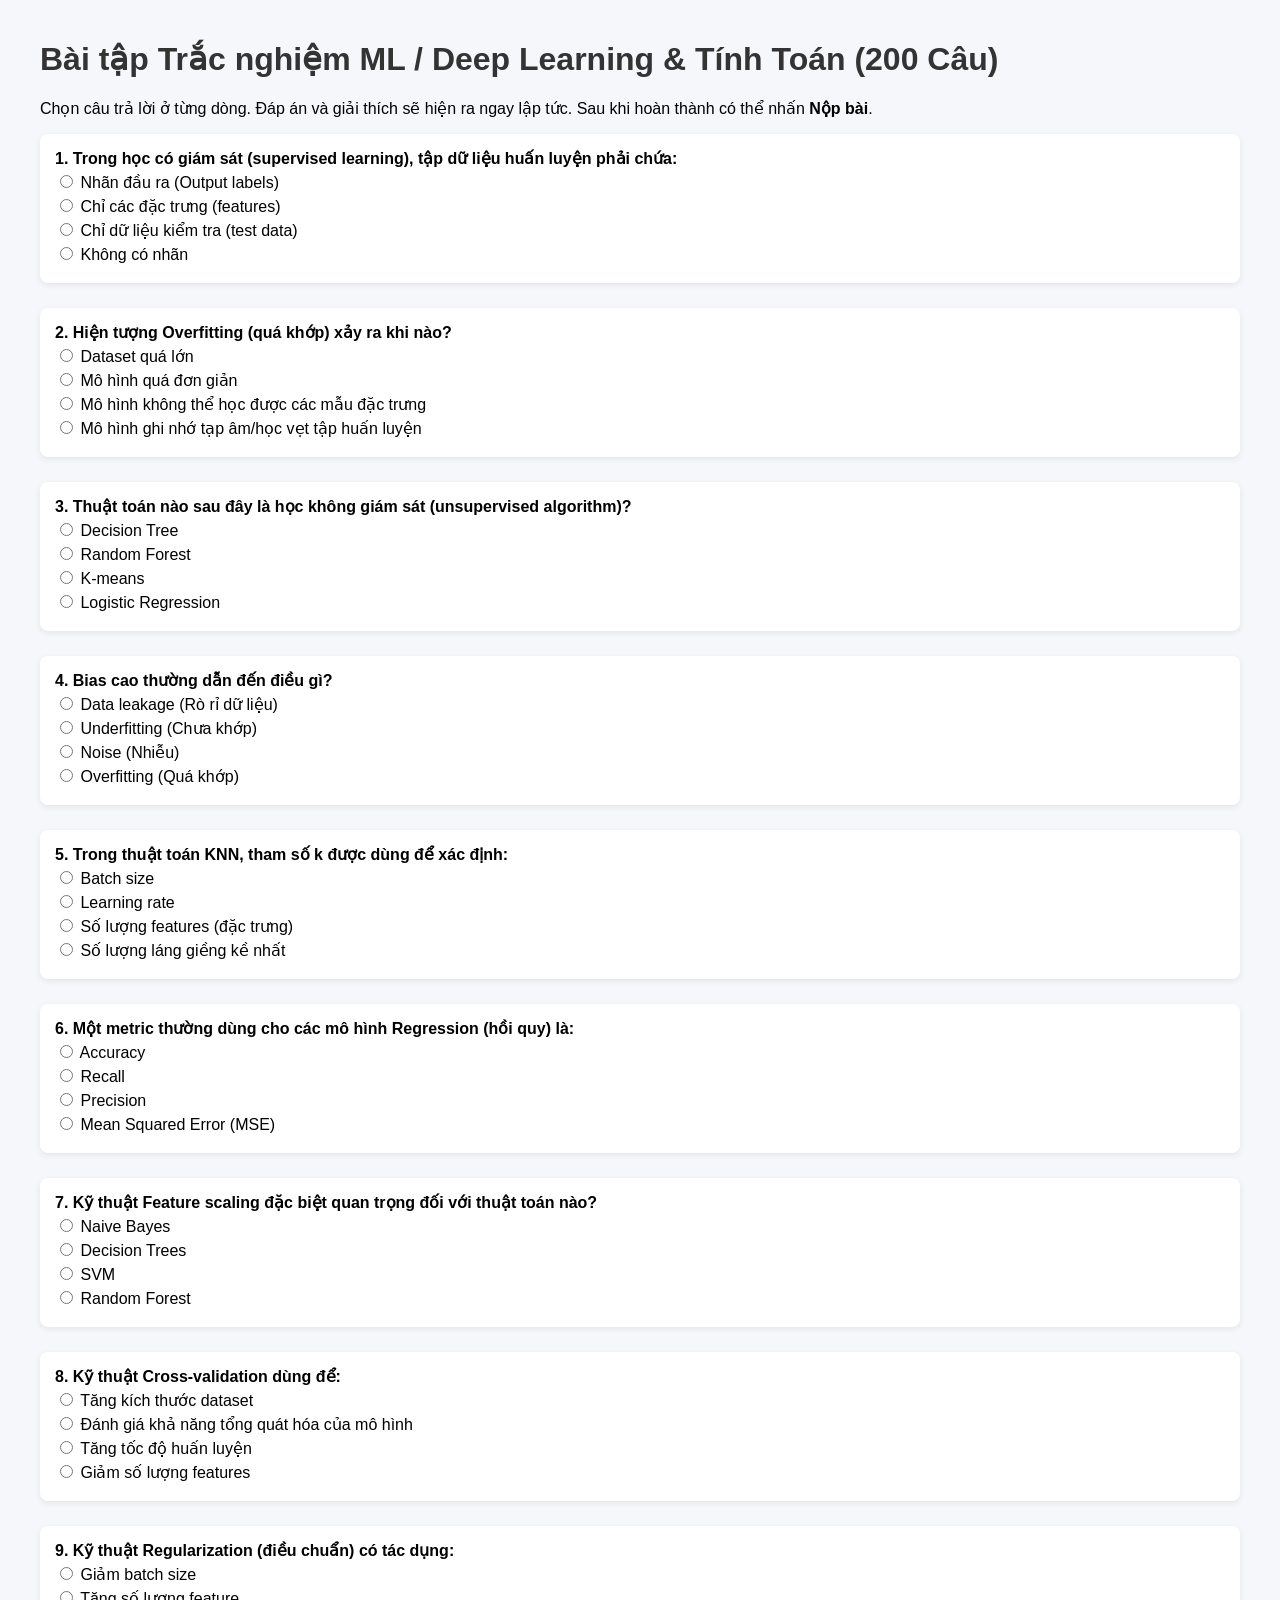
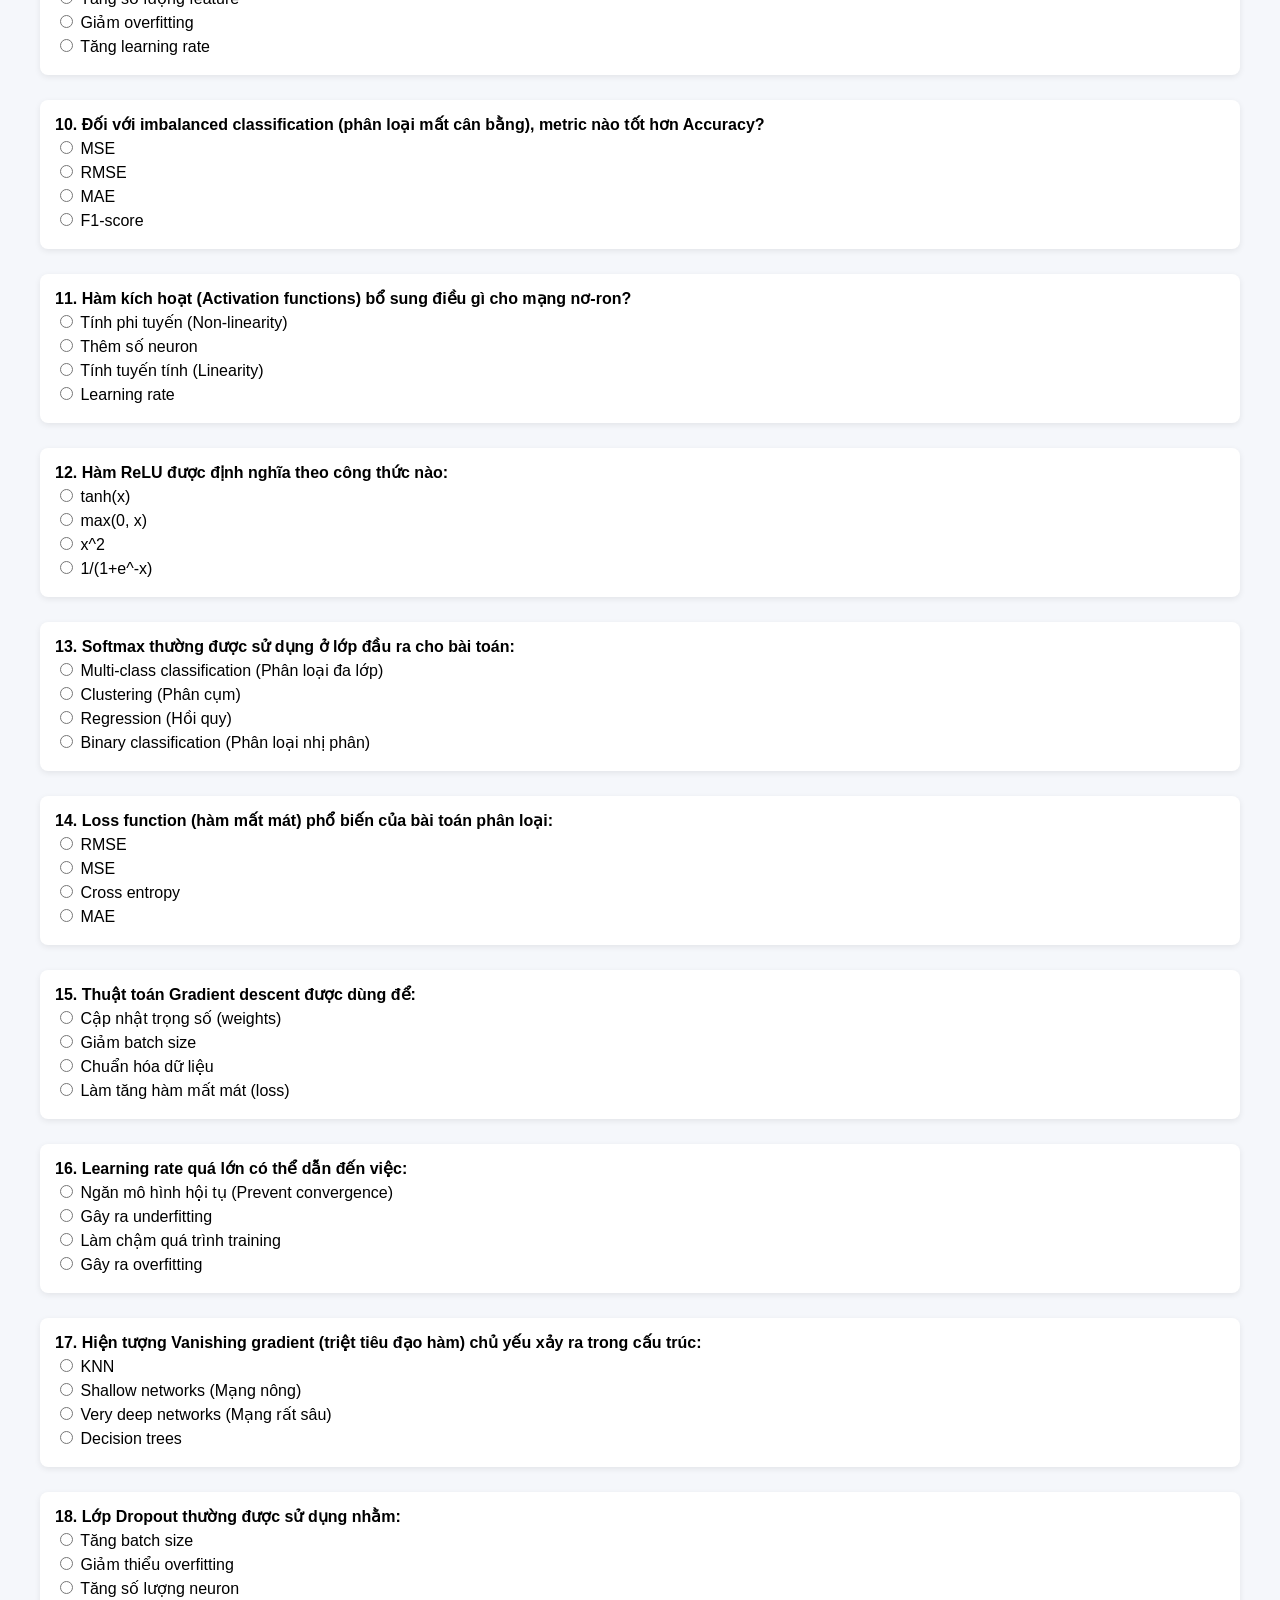
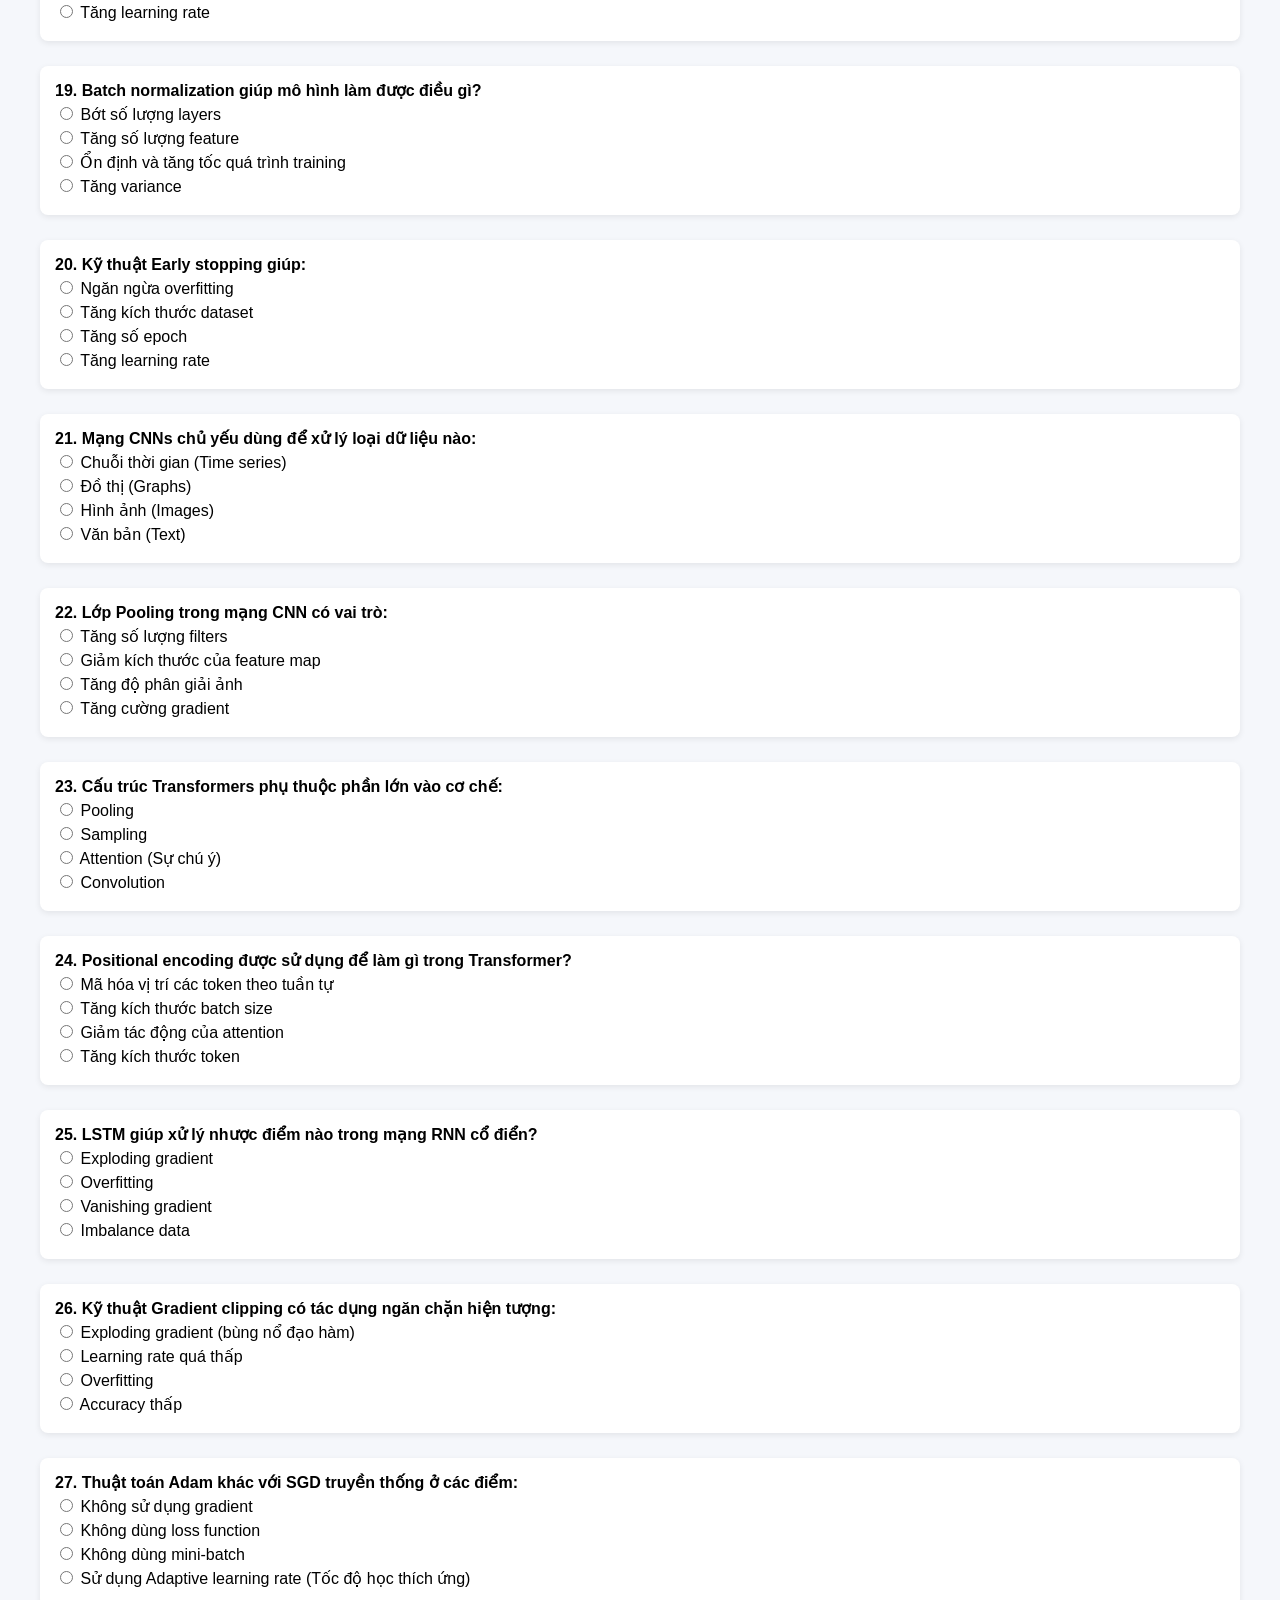
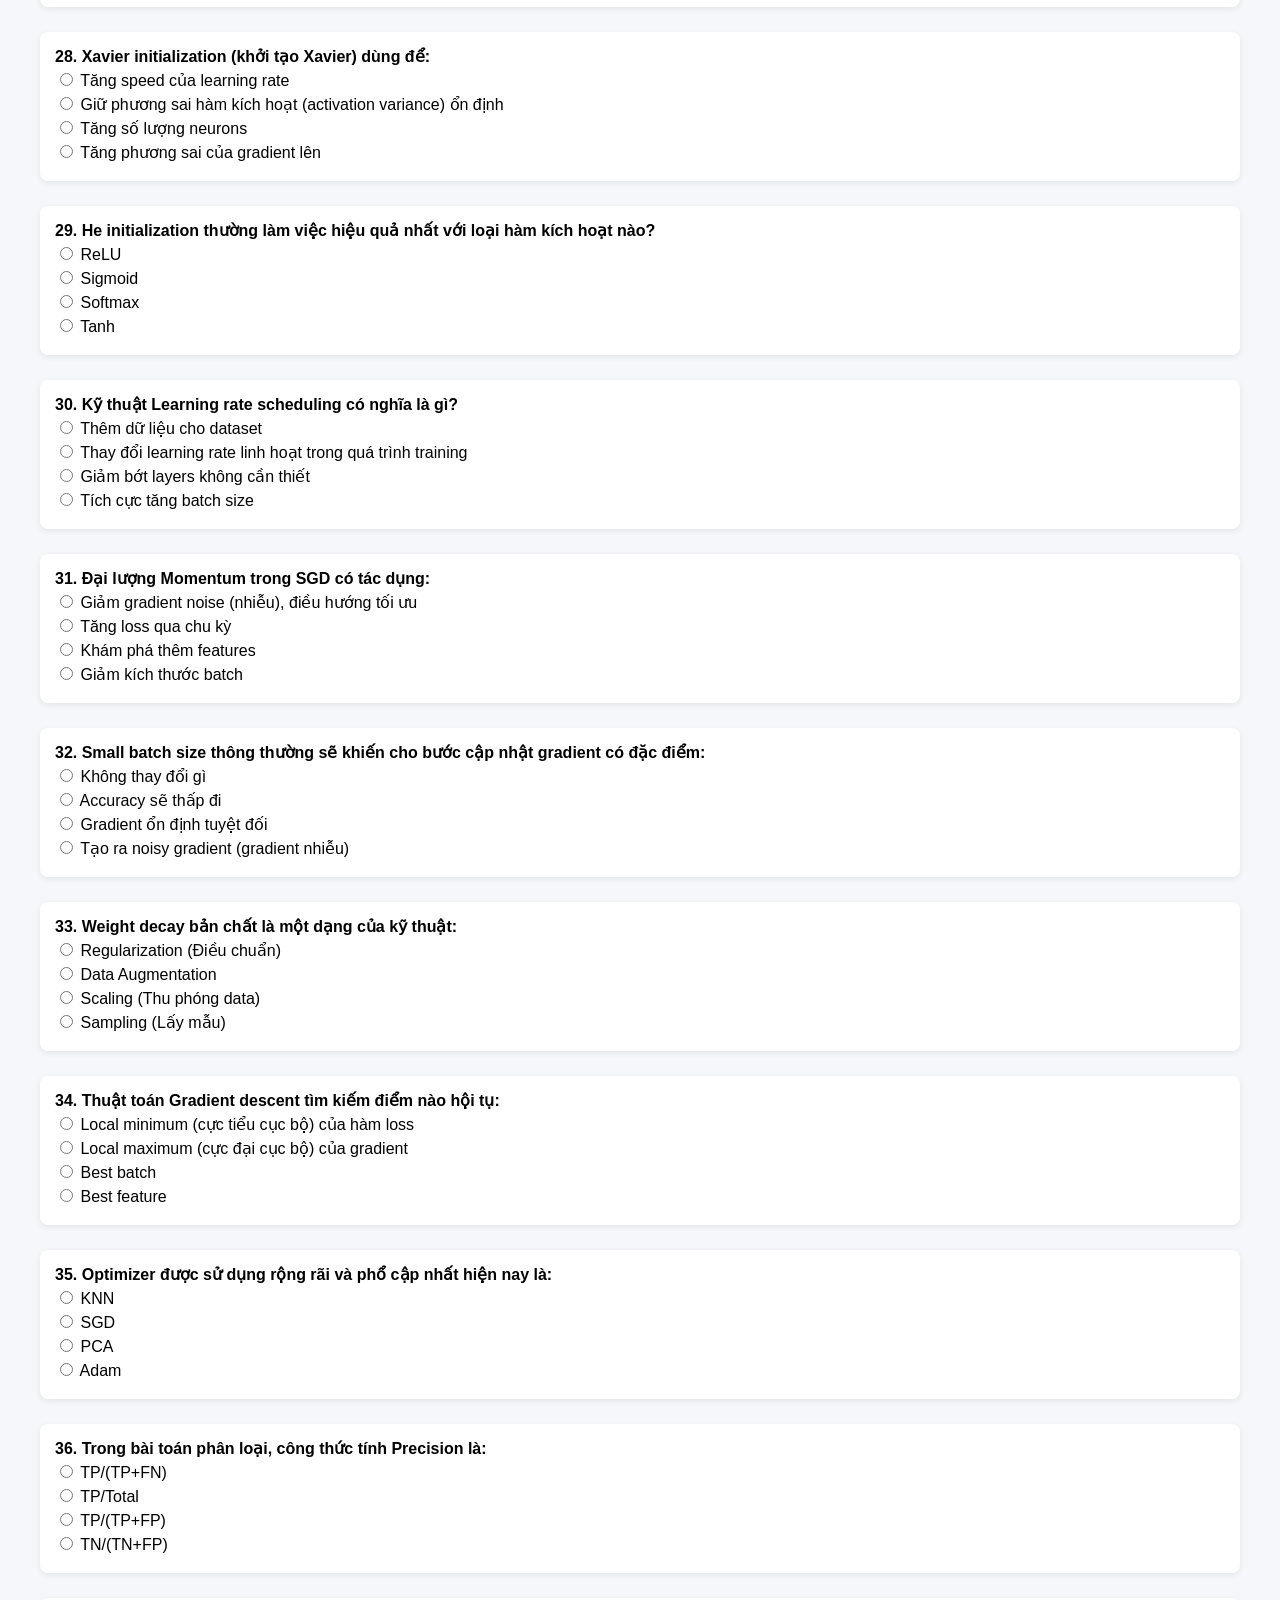
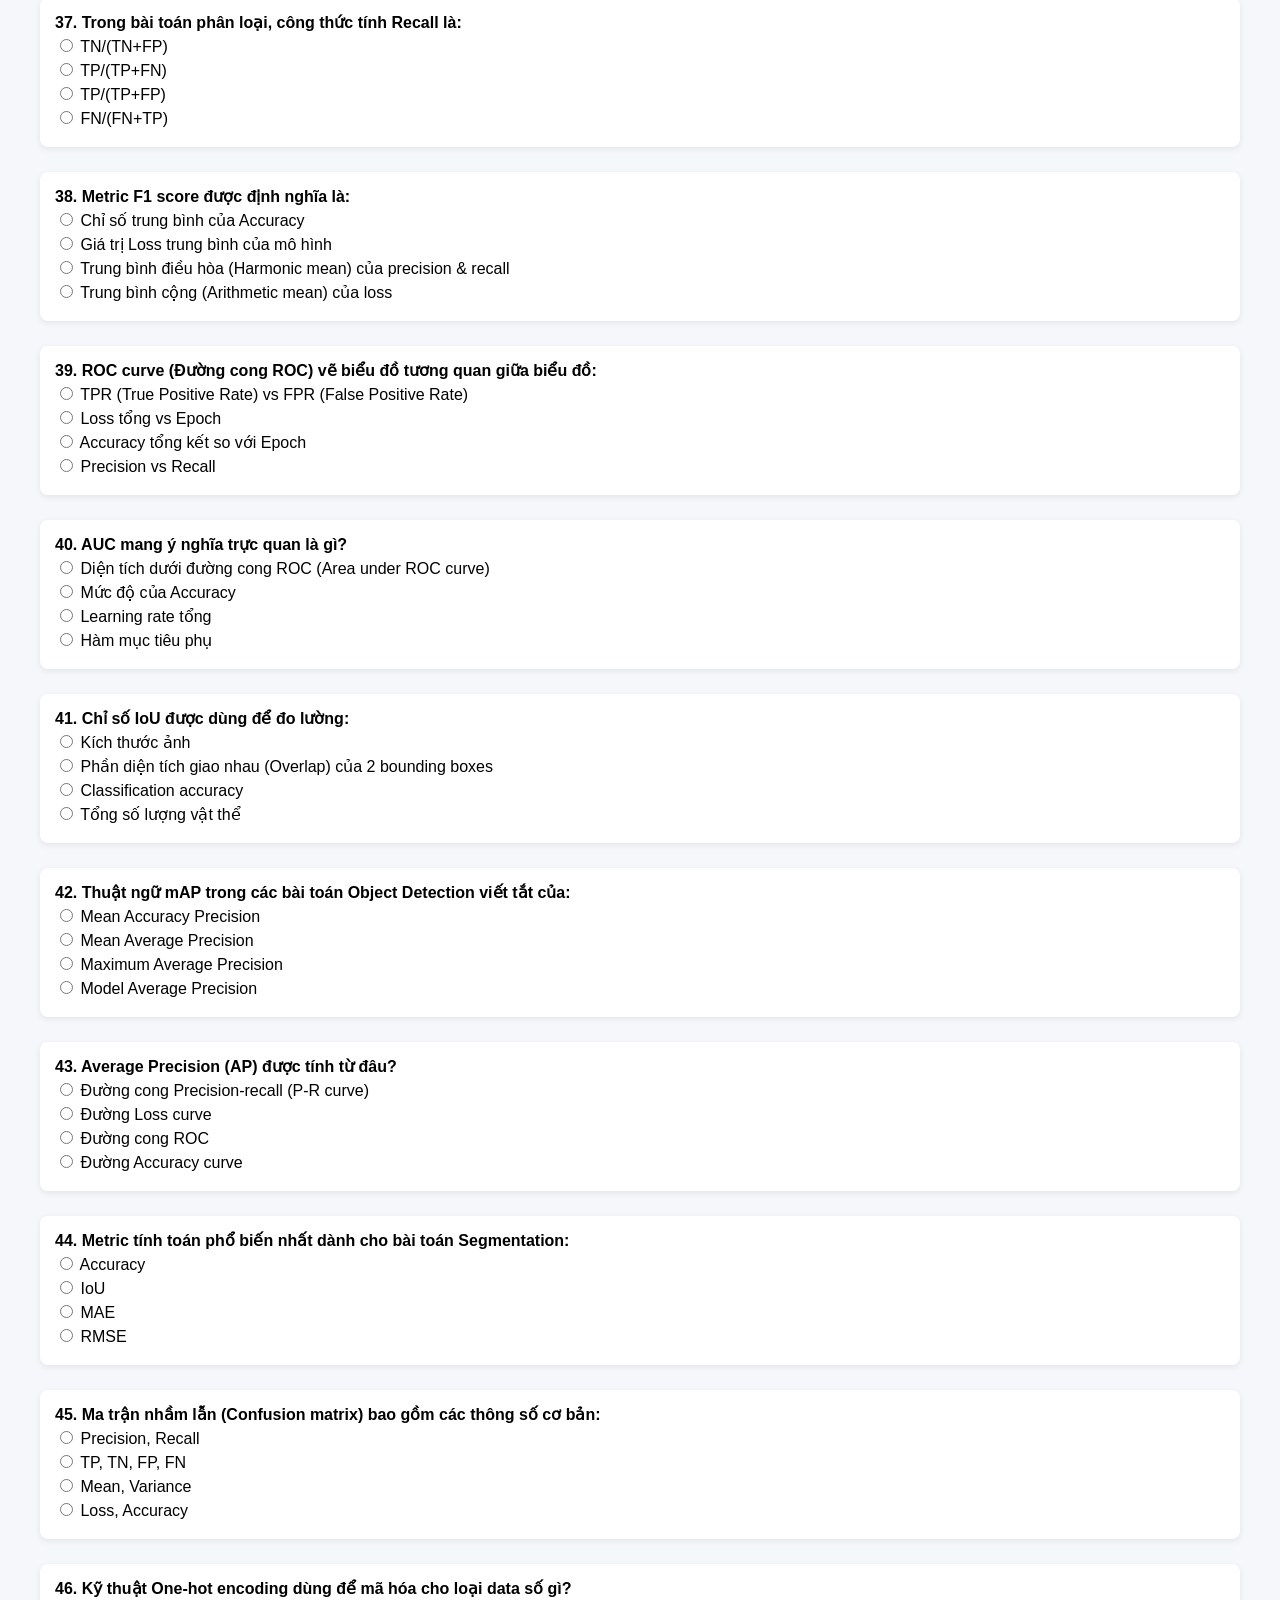
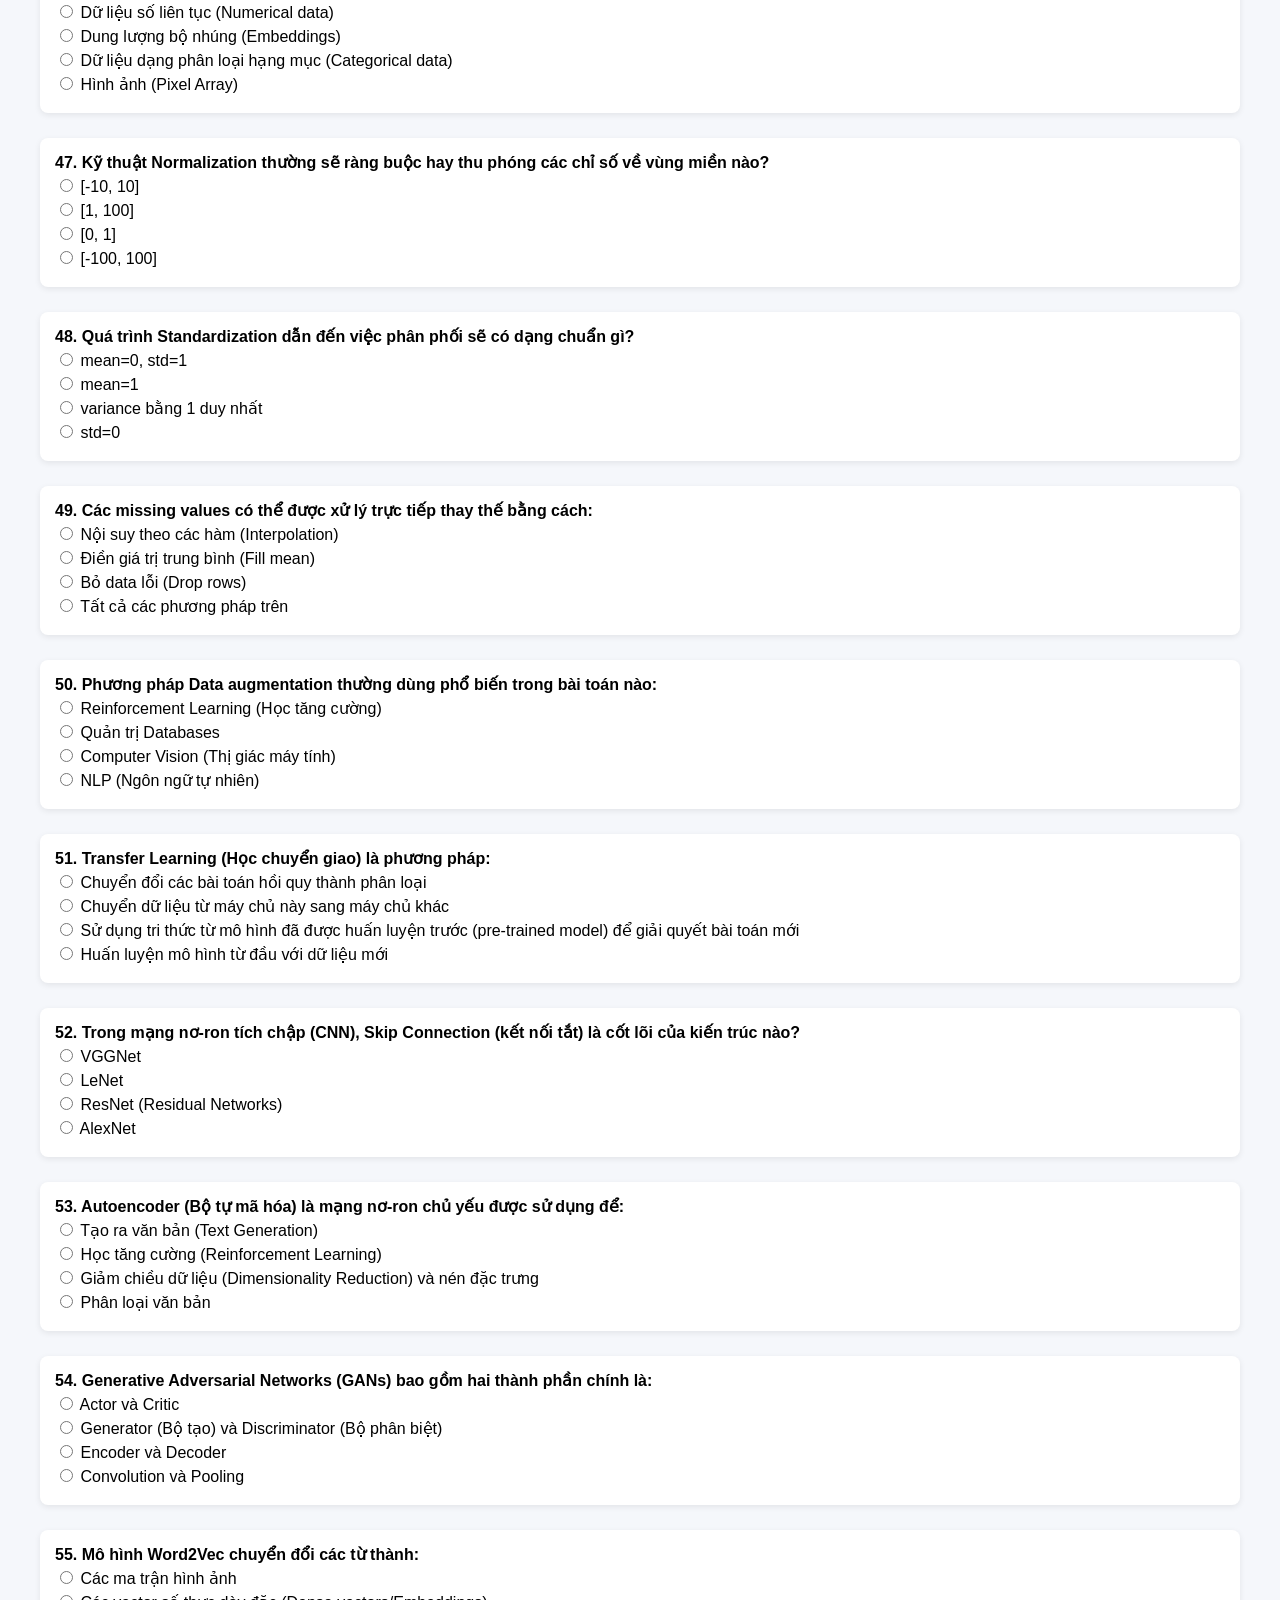
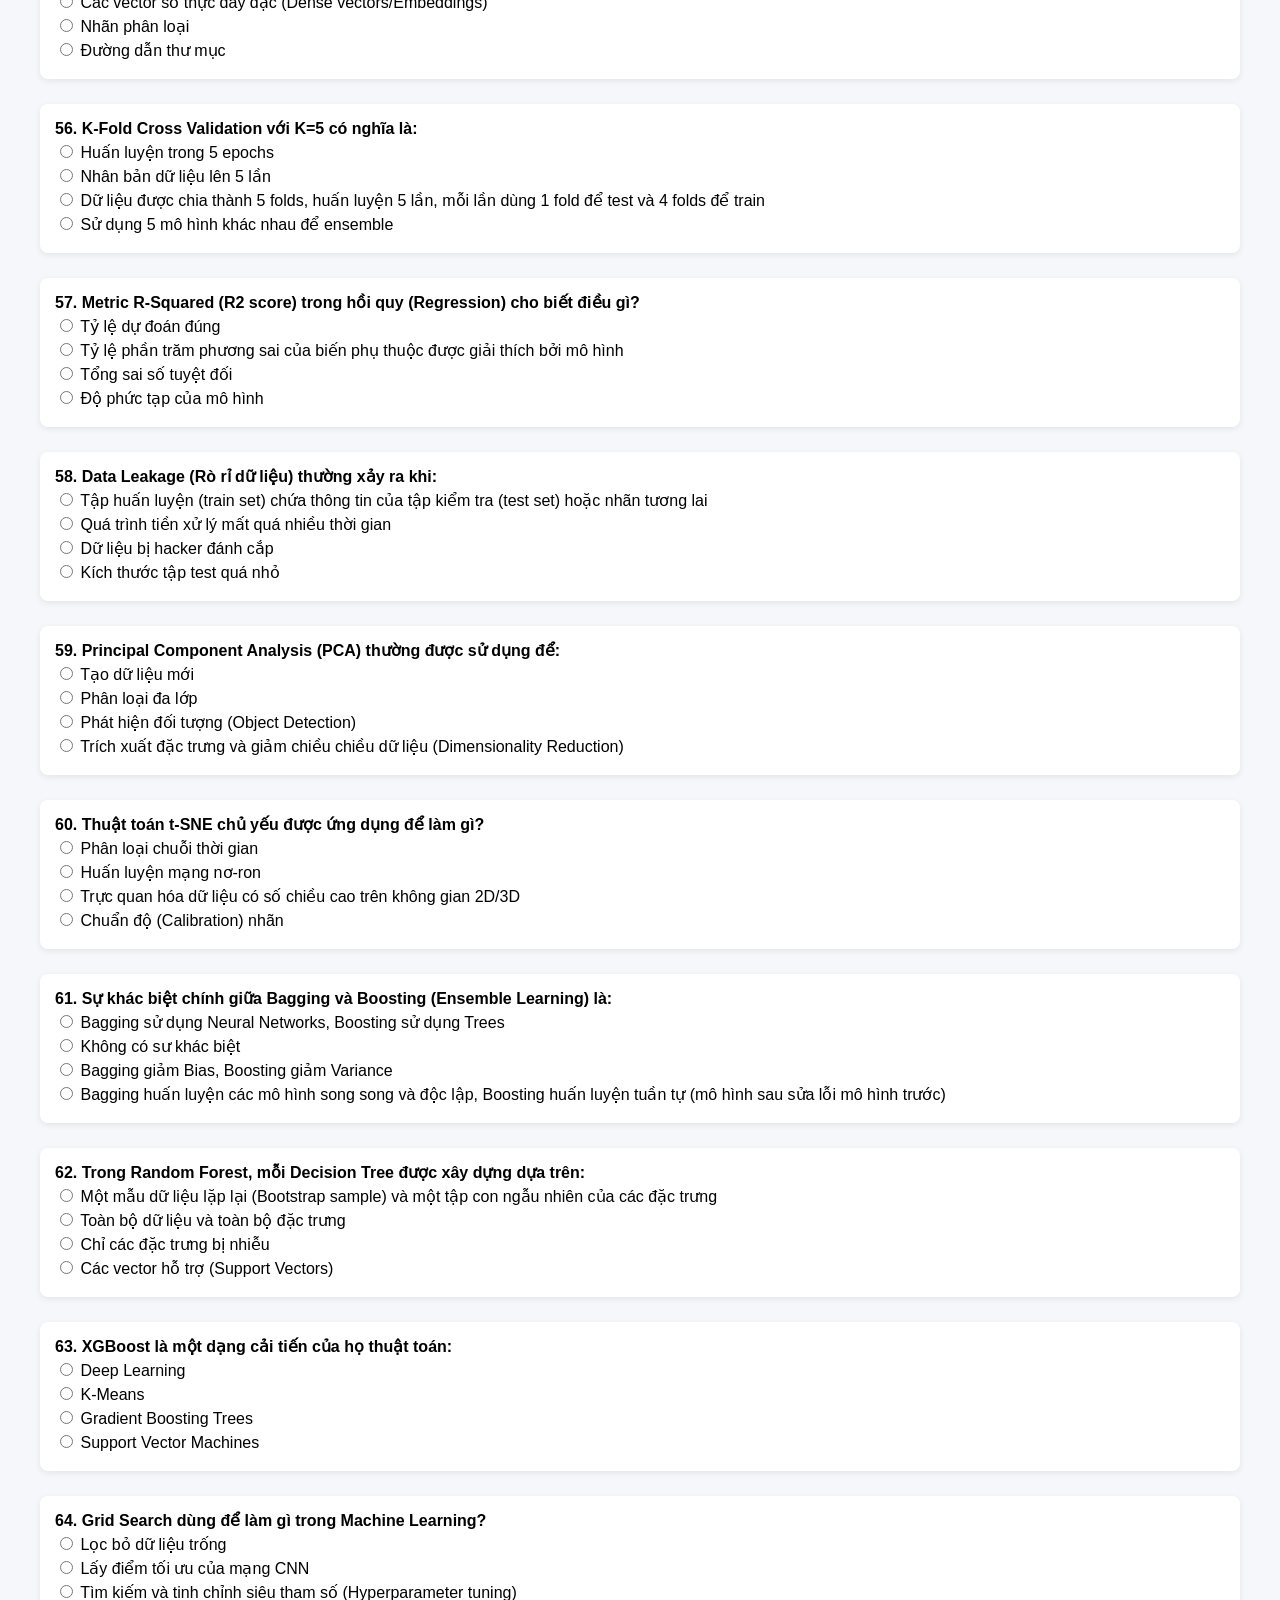
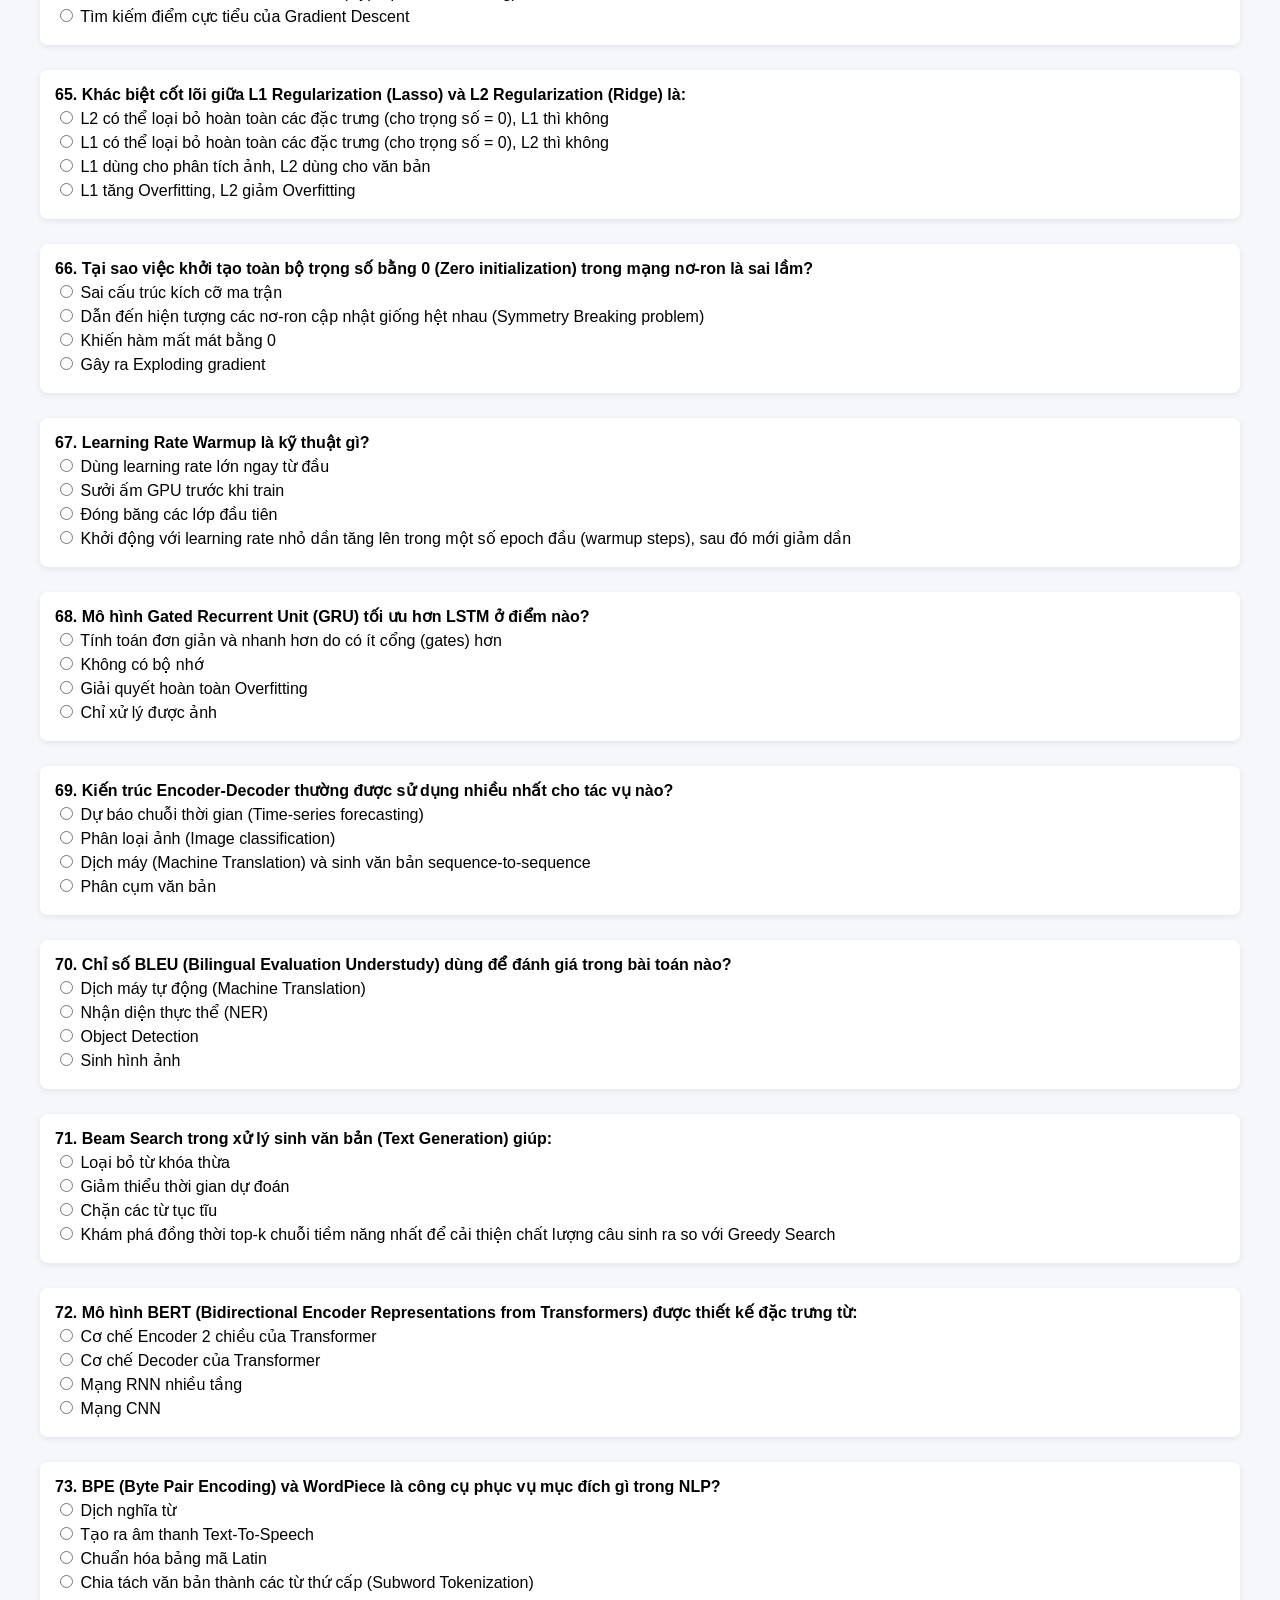
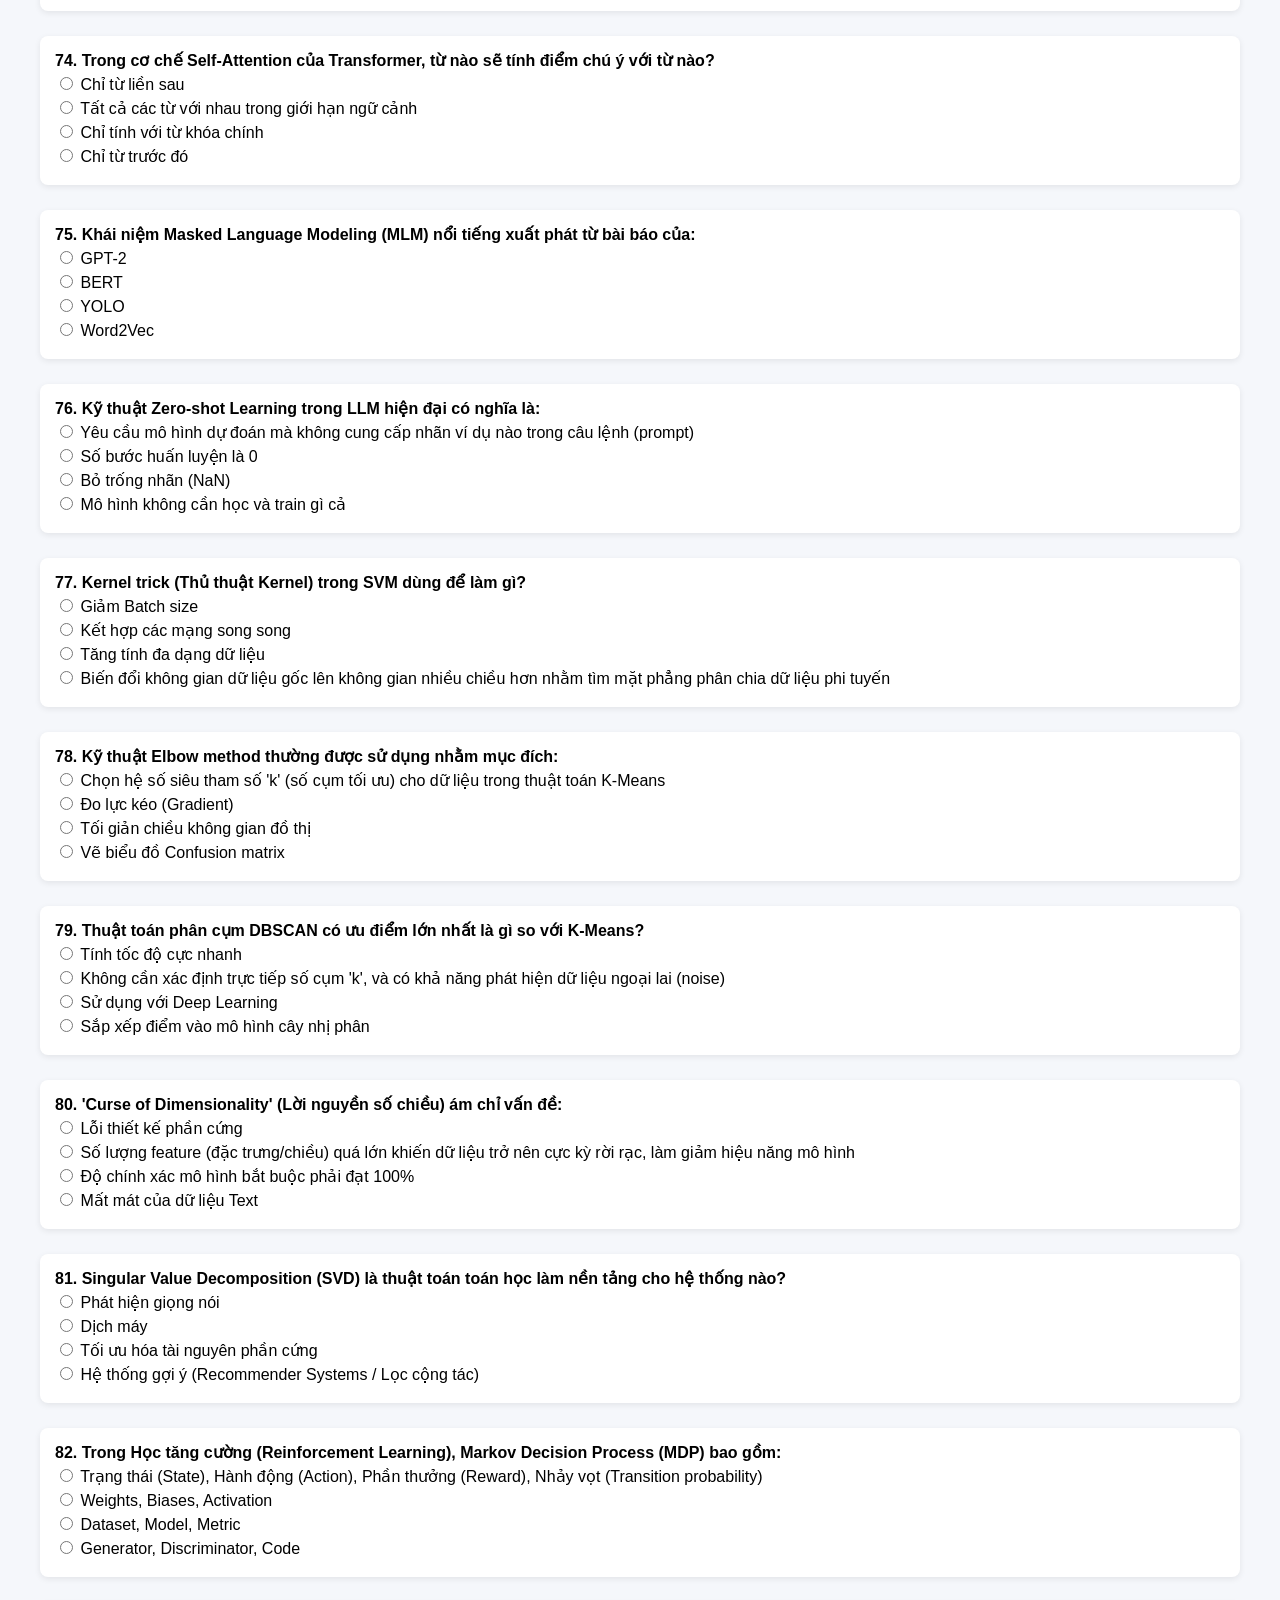
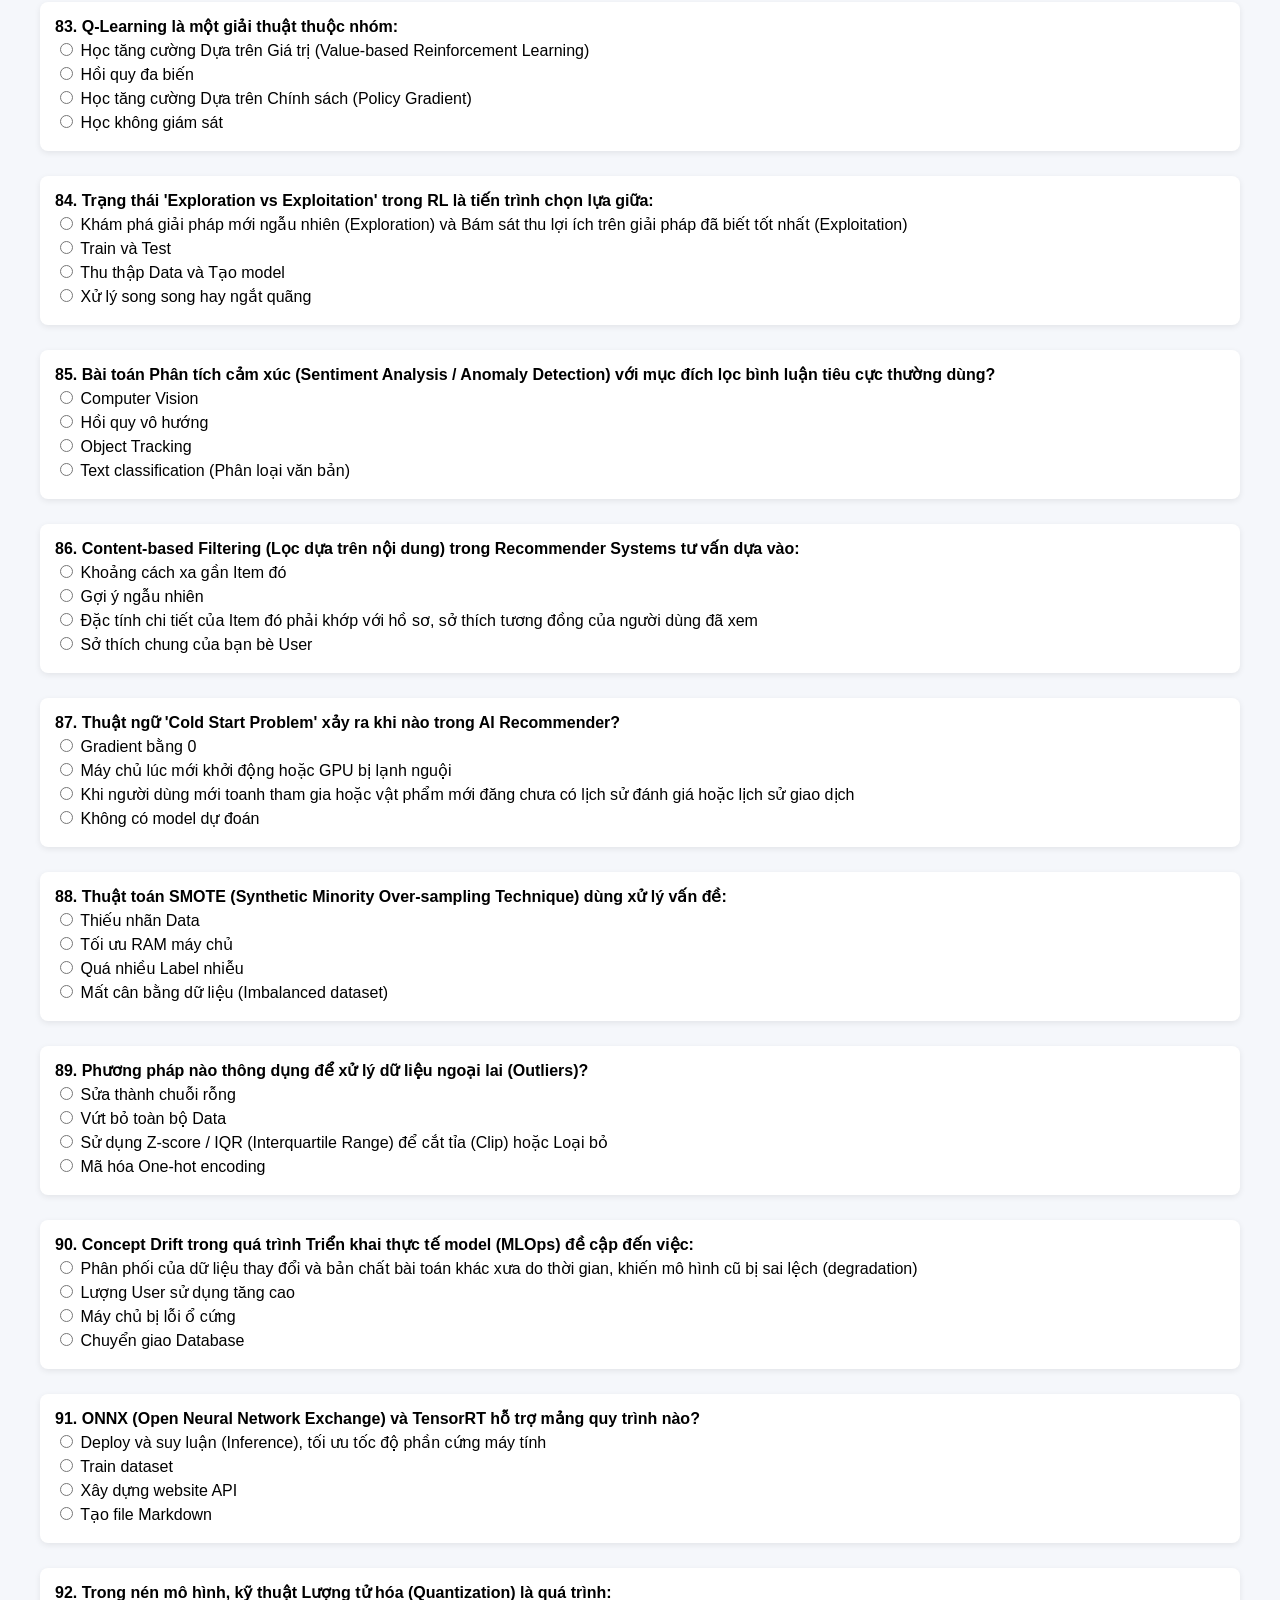
<file: ml_dl_quiz_1.html>
<!DOCTYPE html>
<html lang="en">

<head>
  <meta charset="UTF-8">
  <title>ML/DL Practice Quiz (50 Questions)</title>
  <style>
    body {
      font-family: Arial, sans-serif;
      margin: 40px;
      background: #f5f7fb;
    }

    h1 {
      color: #333;
    }

    .question {
      margin-bottom: 25px;
      padding: 15px;
      background: white;
      border-radius: 8px;
      box-shadow: 0 2px 6px rgba(0, 0, 0, 0.08);
    }

    .options label {
      display: block;
      margin: 4px 0;
    }

    button {
      padding: 12px 20px;
      font-size: 16px;
      border: none;
      border-radius: 6px;
      background: #2563eb;
      color: white;
      cursor: pointer;
    }

    button:hover {
      background: #1e4fd6;
    }

    .result {
      margin-top: 30px;
      font-size: 20px;
      font-weight: bold;
    }

    .correct {
      color: green;
    }

    .wrong {
      color: red;
    }
  </style>
</head>

<body>

  <h1>Bài tập Trắc nghiệm ML / Deep Learning & Tính Toán (200 Câu)</h1>
  <p>Chọn câu trả lời ở từng dòng. Đáp án và giải thích sẽ hiện ra ngay lập tức. Sau khi hoàn thành có thể nhấn <b>Nộp
      bài</b>.</p>

  <form id="quizForm"></form>

  <button onclick="submitQuiz()">Nộp bài</button>

  <div class="result" id="result"></div>

  <script>

    const quizData = [
      {
        q: "1. Trong học có giám sát (supervised learning), tập dữ liệu huấn luyện phải chứa:",
        options: ["Không có nhãn", "Nhãn đầu ra (Output labels)", "Chỉ dữ liệu kiểm tra (test data)", "Chỉ các đặc trưng (features)"], answer: 1
      },
      {
        q: "2. Hiện tượng Overfitting (quá khớp) xảy ra khi nào?",
        options: ["Mô hình quá đơn giản", "Mô hình ghi nhớ tạp âm/học vẹt tập huấn luyện", "Dataset quá lớn", "Mô hình không thể học được các mẫu đặc trưng"], answer: 1
      },
      {
        q: "3. Thuật toán nào sau đây là học không giám sát (unsupervised algorithm)?",
        options: ["Logistic Regression", "Decision Tree", "K-means", "Random Forest"], answer: 2
      },
      {
        q: "4. Bias cao thường dẫn đến điều gì?",
        options: ["Overfitting (Quá khớp)", "Underfitting (Chưa khớp)", "Data leakage (Rò rỉ dữ liệu)", "Noise (Nhiễu)"], answer: 1
      },
      {
        q: "5. Trong thuật toán KNN, tham số k được dùng để xác định:",
        options: ["Learning rate", "Số lượng láng giềng kề nhất", "Số lượng features (đặc trưng)", "Batch size"], answer: 1
      },
      {
        q: "6. Một metric thường dùng cho các mô hình Regression (hồi quy) là:",
        options: ["Accuracy", "Mean Squared Error (MSE)", "Precision", "Recall"], answer: 1
      },
      {
        q: "7. Kỹ thuật Feature scaling đặc biệt quan trọng đối với thuật toán nào?",
        options: ["Decision Trees", "Random Forest", "SVM", "Naive Bayes"], answer: 2
      },
      {
        q: "8. Kỹ thuật Cross-validation dùng để:",
        options: ["Tăng kích thước dataset", "Đánh giá khả năng tổng quát hóa của mô hình", "Tăng tốc độ huấn luyện", "Giảm số lượng features"], answer: 1
      },
      {
        q: "9. Kỹ thuật Regularization (điều chuẩn) có tác dụng:",
        options: ["Tăng learning rate", "Giảm overfitting", "Tăng số lượng feature", "Giảm batch size"], answer: 1
      },
      {
        q: "10. Đối với imbalanced classification (phân loại mất cân bằng), metric nào tốt hơn Accuracy?",
        options: ["F1-score", "MSE", "RMSE", "MAE"], answer: 0
      },
      {
        q: "11. Hàm kích hoạt (Activation functions) bổ sung điều gì cho mạng nơ-ron?",
        options: ["Tính tuyến tính (Linearity)", "Tính phi tuyến (Non-linearity)", "Thêm số neuron", "Learning rate"], answer: 1
      },
      {
        q: "12. Hàm ReLU được định nghĩa theo công thức nào:",
        options: ["x^2", "max(0, x)", "1/(1+e^-x)", "tanh(x)"], answer: 1
      },
      {
        q: "13. Softmax thường được sử dụng ở lớp đầu ra cho bài toán:",
        options: ["Regression (Hồi quy)", "Binary classification (Phân loại nhị phân)", "Multi-class classification (Phân loại đa lớp)", "Clustering (Phân cụm)"], answer: 2
      },
      {
        q: "14. Loss function (hàm mất mát) phổ biến của bài toán phân loại:",
        options: ["MSE", "Cross entropy", "RMSE", "MAE"], answer: 1
      },
      {
        q: "15. Thuật toán Gradient descent được dùng để:",
        options: ["Làm tăng hàm mất mát (loss)", "Cập nhật trọng số (weights)", "Chuẩn hóa dữ liệu", "Giảm batch size"], answer: 1
      },
      {
        q: "16. Learning rate quá lớn có thể dẫn đến việc:",
        options: ["Làm chậm quá trình training", "Ngăn mô hình hội tụ (Prevent convergence)", "Gây ra overfitting", "Gây ra underfitting"], answer: 1
      },
      {
        q: "17. Hiện tượng Vanishing gradient (triệt tiêu đạo hàm) chủ yếu xảy ra trong cấu trúc:",
        options: ["Shallow networks (Mạng nông)", "Very deep networks (Mạng rất sâu)", "Decision trees", "KNN"], answer: 1
      },
      {
        q: "18. Lớp Dropout thường được sử dụng nhằm:",
        options: ["Tăng learning rate", "Giảm thiểu overfitting", "Tăng số lượng neuron", "Tăng batch size"], answer: 1
      },
      {
        q: "19. Batch normalization giúp mô hình làm được điều gì?",
        options: ["Tăng variance", "Ổn định và tăng tốc quá trình training", "Bớt số lượng layers", "Tăng số lượng feature"], answer: 1
      },
      {
        q: "20. Kỹ thuật Early stopping giúp:",
        options: ["Ngăn ngừa overfitting", "Tăng learning rate", "Tăng số epoch", "Tăng kích thước dataset"], answer: 0
      },
      {
        q: "21. Mạng CNNs chủ yếu dùng để xử lý loại dữ liệu nào:",
        options: ["Văn bản (Text)", "Hình ảnh (Images)", "Chuỗi thời gian (Time series)", "Đồ thị (Graphs)"], answer: 1
      },
      {
        q: "22. Lớp Pooling trong mạng CNN có vai trò:",
        options: ["Tăng độ phân giải ảnh", "Giảm kích thước của feature map", "Tăng số lượng filters", "Tăng cường gradient"], answer: 1
      },
      {
        q: "23. Cấu trúc Transformers phụ thuộc phần lớn vào cơ chế:",
        options: ["Convolution", "Attention (Sự chú ý)", "Pooling", "Sampling"], answer: 1
      },
      {
        q: "24. Positional encoding được sử dụng để làm gì trong Transformer?",
        options: ["Tăng kích thước token", "Mã hóa vị trí các token theo tuần tự", "Giảm tác động của attention", "Tăng kích thước batch size"], answer: 1
      },
      {
        q: "25. LSTM giúp xử lý nhược điểm nào trong mạng RNN cổ điển?",
        options: ["Exploding gradient", "Vanishing gradient", "Imbalance data", "Overfitting"], answer: 1
      },
      {
        q: "26. Kỹ thuật Gradient clipping có tác dụng ngăn chặn hiện tượng:",
        options: ["Learning rate quá thấp", "Exploding gradient (bùng nổ đạo hàm)", "Overfitting", "Accuracy thấp"], answer: 1
      },
      {
        q: "27. Thuật toán Adam khác với SGD truyền thống ở các điểm:",
        options: ["Không sử dụng gradient", "Sử dụng Adaptive learning rate (Tốc độ học thích ứng)", "Không dùng loss function", "Không dùng mini-batch"], answer: 1
      },
      {
        q: "28. Xavier initialization (khởi tạo Xavier) dùng để:",
        options: ["Tăng phương sai của gradient lên", "Giữ phương sai hàm kích hoạt (activation variance) ổn định", "Tăng số lượng neurons", "Tăng speed của learning rate"], answer: 1
      },
      {
        q: "29. He initialization thường làm việc hiệu quả nhất với loại hàm kích hoạt nào?",
        options: ["Sigmoid", "Tanh", "ReLU", "Softmax"], answer: 2
      },
      {
        q: "30. Kỹ thuật Learning rate scheduling có nghĩa là gì?",
        options: ["Thay đổi learning rate linh hoạt trong quá trình training", "Tích cực tăng batch size", "Giảm bớt layers không cần thiết", "Thêm dữ liệu cho dataset"], answer: 0
      },
      {
        q: "31. Đại lượng Momentum trong SGD có tác dụng:",
        options: ["Giảm gradient noise (nhiễu), điều hướng tối ưu", "Khám phá thêm features", "Tăng loss qua chu kỳ", "Giảm kích thước batch"], answer: 0
      },
      {
        q: "32. Small batch size thông thường sẽ khiến cho bước cập nhật gradient có đặc điểm:",
        options: ["Gradient ổn định tuyệt đối", "Tạo ra noisy gradient (gradient nhiễu)", "Không thay đổi gì", "Accuracy sẽ thấp đi"], answer: 1
      },
      {
        q: "33. Weight decay bản chất là một dạng của kỹ thuật:",
        options: ["Regularization (Điều chuẩn)", "Scaling (Thu phóng data)", "Data Augmentation", "Sampling (Lấy mẫu)"], answer: 0
      },
      {
        q: "34. Thuật toán Gradient descent tìm kiếm điểm nào hội tụ:",
        options: ["Local maximum (cực đại cục bộ) của gradient", "Local minimum (cực tiểu cục bộ) của hàm loss", "Best feature", "Best batch"], answer: 1
      },
      {
        q: "35. Optimizer được sử dụng rộng rãi và phổ cập nhất hiện nay là:",
        options: ["SGD", "Adam", "KNN", "PCA"], answer: 1
      },
      {
        q: "36. Trong bài toán phân loại, công thức tính Precision là:",
        options: ["TP/(TP+FN)", "TP/(TP+FP)", "TN/(TN+FP)", "TP/Total"], answer: 1
      },
      {
        q: "37. Trong bài toán phân loại, công thức tính Recall là:",
        options: ["TP/(TP+FN)", "TP/(TP+FP)", "TN/(TN+FP)", "FN/(FN+TP)"], answer: 0
      },
      {
        q: "38. Metric F1 score được định nghĩa là:",
        options: ["Trung bình cộng (Arithmetic mean) của loss", "Trung bình điều hòa (Harmonic mean) của precision & recall", "Chỉ số trung bình của Accuracy", "Giá trị Loss trung bình của mô hình"], answer: 1
      },
      {
        q: "39. ROC curve (Đường cong ROC) vẽ biểu đồ tương quan giữa biểu đồ:",
        options: ["Precision vs Recall", "TPR (True Positive Rate) vs FPR (False Positive Rate)", "Loss tổng vs Epoch", "Accuracy tổng kết so với Epoch"], answer: 1
      },
      {
        q: "40. AUC mang ý nghĩa trực quan là gì?",
        options: ["Mức độ của Accuracy", "Diện tích dưới đường cong ROC (Area under ROC curve)", "Hàm mục tiêu phụ", "Learning rate tổng"], answer: 1
      },
      {
        q: "41. Chỉ số IoU được dùng để đo lường:",
        options: ["Classification accuracy", "Phần diện tích giao nhau (Overlap) của 2 bounding boxes", "Tổng số lượng vật thể", "Kích thước ảnh"], answer: 1
      },
      {
        q: "42. Thuật ngữ mAP trong các bài toán Object Detection viết tắt của:",
        options: ["Mean Accuracy Precision", "Mean Average Precision", "Maximum Average Precision", "Model Average Precision"], answer: 1
      },
      {
        q: "43. Average Precision (AP) được tính từ đâu?",
        options: ["Đường cong Precision-recall (P-R curve)", "Đường Loss curve", "Đường cong ROC", "Đường Accuracy curve"], answer: 0
      },
      {
        q: "44. Metric tính toán phổ biến nhất dành cho bài toán Segmentation:",
        options: ["IoU", "RMSE", "MAE", "Accuracy"], answer: 0
      },
      {
        q: "45. Ma trận nhầm lẫn (Confusion matrix) bao gồm các thông số cơ bản:",
        options: ["TP, TN, FP, FN", "Precision, Recall", "Loss, Accuracy", "Mean, Variance"], answer: 0
      },
      {
        q: "46. Kỹ thuật One-hot encoding dùng để mã hóa cho loại data số gì?",
        options: ["Dữ liệu số liên tục (Numerical data)", "Dữ liệu dạng phân loại hạng mục (Categorical data)", "Hình ảnh (Pixel Array)", "Dung lượng bộ nhúng (Embeddings)"], answer: 1
      },
      {
        q: "47. Kỹ thuật Normalization thường sẽ ràng buộc hay thu phóng các chỉ số về vùng miền nào?",
        options: ["[-10, 10]", "[0, 1]", "[1, 100]", "[-100, 100]"], answer: 1
      },
      {
        q: "48. Quá trình Standardization dẫn đến việc phân phối sẽ có dạng chuẩn gì?",
        options: ["mean=0, std=1", "mean=1", "std=0", "variance bằng 1 duy nhất"], answer: 0
      },
      {
        q: "49. Các missing values có thể được xử lý trực tiếp thay thế bằng cách:",
        options: ["Điền giá trị trung bình (Fill mean)", "Bỏ data lỗi (Drop rows)", "Nội suy theo các hàm (Interpolation)", "Tất cả các phương pháp trên"], answer: 3
      },
      {
        q: "50. Phương pháp Data augmentation thường dùng phổ biến trong bài toán nào:",
        options: ["NLP (Ngôn ngữ tự nhiên)", "Computer Vision (Thị giác máy tính)", "Quản trị Databases", "Reinforcement Learning (Học tăng cường)"], answer: 1
      }
      ,
      { "q": "51. Transfer Learning (Học chuyển giao) là phương pháp:", "options": ["Huấn luyện mô hình từ đầu với dữ liệu mới", "Sử dụng tri thức từ mô hình đã được huấn luyện trước (pre-trained model) để giải quyết bài toán mới", "Chuyển dữ liệu từ máy chủ này sang máy chủ khác", "Chuyển đổi các bài toán hồi quy thành phân loại"], "answer": 1 },
      { "q": "52. Trong mạng nơ-ron tích chập (CNN), Skip Connection (kết nối tắt) là cốt lõi của kiến trúc nào?", "options": ["VGGNet", "AlexNet", "ResNet (Residual Networks)", "LeNet"], "answer": 2 },
      { "q": "53. Autoencoder (Bộ tự mã hóa) là mạng nơ-ron chủ yếu được sử dụng để:", "options": ["Phân loại văn bản", "Giảm chiều dữ liệu (Dimensionality Reduction) và nén đặc trưng", "Tạo ra văn bản (Text Generation)", "Học tăng cường (Reinforcement Learning)"], "answer": 1 },
      { "q": "54. Generative Adversarial Networks (GANs) bao gồm hai thành phần chính là:", "options": ["Encoder và Decoder", "Actor và Critic", "Generator (Bộ tạo) và Discriminator (Bộ phân biệt)", "Convolution và Pooling"], "answer": 2 },
      { "q": "55. Mô hình Word2Vec chuyển đổi các từ thành:", "options": ["Đường dẫn thư mục", "Các ma trận hình ảnh", "Các vector số thực dày đặc (Dense vectors/Embeddings)", "Nhãn phân loại"], "answer": 2 },
      { "q": "56. K-Fold Cross Validation với K=5 có nghĩa là:", "options": ["Dữ liệu được chia thành 5 folds, huấn luyện 5 lần, mỗi lần dùng 1 fold để test và 4 folds để train", "Sử dụng 5 mô hình khác nhau để ensemble", "Nhân bản dữ liệu lên 5 lần", "Huấn luyện trong 5 epochs"], "answer": 0 },
      { "q": "57. Metric R-Squared (R2 score) trong hồi quy (Regression) cho biết điều gì?", "options": ["Tỷ lệ dự đoán đúng", "Tỷ lệ phần trăm phương sai của biến phụ thuộc được giải thích bởi mô hình", "Tổng sai số tuyệt đối", "Độ phức tạp của mô hình"], "answer": 1 },
      { "q": "58. Data Leakage (Rò rỉ dữ liệu) thường xảy ra khi:", "options": ["Dữ liệu bị hacker đánh cắp", "Kích thước tập test quá nhỏ", "Tập huấn luyện (train set) chứa thông tin của tập kiểm tra (test set) hoặc nhãn tương lai", "Quá trình tiền xử lý mất quá nhiều thời gian"], "answer": 2 },
      { "q": "59. Principal Component Analysis (PCA) thường được sử dụng để:", "options": ["Phân loại đa lớp", "Phát hiện đối tượng (Object Detection)", "Trích xuất đặc trưng và giảm chiều chiều dữ liệu (Dimensionality Reduction)", "Tạo dữ liệu mới"], "answer": 2 },
      { "q": "60. Thuật toán t-SNE chủ yếu được ứng dụng để làm gì?", "options": ["Trực quan hóa dữ liệu có số chiều cao trên không gian 2D/3D", "Phân loại chuỗi thời gian", "Huấn luyện mạng nơ-ron", "Chuẩn độ (Calibration) nhãn"], "answer": 0 },
      { "q": "61. Sự khác biệt chính giữa Bagging và Boosting (Ensemble Learning) là:", "options": ["Bagging sử dụng Neural Networks, Boosting sử dụng Trees", "Bagging huấn luyện các mô hình song song và độc lập, Boosting huấn luyện tuần tự (mô hình sau sửa lỗi mô hình trước)", "Bagging giảm Bias, Boosting giảm Variance", "Không có sư khác biệt"], "answer": 1 },
      { "q": "62. Trong Random Forest, mỗi Decision Tree được xây dựng dựa trên:", "options": ["Toàn bộ dữ liệu và toàn bộ đặc trưng", "Một mẫu dữ liệu lặp lại (Bootstrap sample) và một tập con ngẫu nhiên của các đặc trưng", "Chỉ các đặc trưng bị nhiễu", "Các vector hỗ trợ (Support Vectors)"], "answer": 1 },
      { "q": "63. XGBoost là một dạng cải tiến của họ thuật toán:", "options": ["Support Vector Machines", "Gradient Boosting Trees", "K-Means", "Deep Learning"], "answer": 1 },
      { "q": "64. Grid Search dùng để làm gì trong Machine Learning?", "options": ["Tìm kiếm điểm cực tiểu của Gradient Descent", "Lấy điểm tối ưu của mạng CNN", "Tìm kiếm và tinh chỉnh siêu tham số (Hyperparameter tuning)", "Lọc bỏ dữ liệu trống"], "answer": 2 },
      { "q": "65. Khác biệt cốt lõi giữa L1 Regularization (Lasso) và L2 Regularization (Ridge) là:", "options": ["L2 có thể loại bỏ hoàn toàn các đặc trưng (cho trọng số = 0), L1 thì không", "L1 có thể loại bỏ hoàn toàn các đặc trưng (cho trọng số = 0), L2 thì không", "L1 dùng cho phân tích ảnh, L2 dùng cho văn bản", "L1 tăng Overfitting, L2 giảm Overfitting"], "answer": 1 },
      { "q": "66. Tại sao việc khởi tạo toàn bộ trọng số bằng 0 (Zero initialization) trong mạng nơ-ron là sai lầm?", "options": ["Khiến hàm mất mát bằng 0", "Dẫn đến hiện tượng các nơ-ron cập nhật giống hệt nhau (Symmetry Breaking problem)", "Gây ra Exploding gradient", "Sai cấu trúc kích cỡ ma trận"], "answer": 1 },
      { "q": "67. Learning Rate Warmup là kỹ thuật gì?", "options": ["Dùng learning rate lớn ngay từ đầu", "Khởi động với learning rate nhỏ dần tăng lên trong một số epoch đầu (warmup steps), sau đó mới giảm dần", "Sưởi ấm GPU trước khi train", "Đóng băng các lớp đầu tiên"], "answer": 1 },
      { "q": "68. Mô hình Gated Recurrent Unit (GRU) tối ưu hơn LSTM ở điểm nào?", "options": ["Không có bộ nhớ", "Tính toán đơn giản và nhanh hơn do có ít cổng (gates) hơn", "Chỉ xử lý được ảnh", "Giải quyết hoàn toàn Overfitting"], "answer": 1 },
      { "q": "69. Kiến trúc Encoder-Decoder thường được sử dụng nhiều nhất cho tác vụ nào?", "options": ["Dự báo chuỗi thời gian (Time-series forecasting)", "Phân loại ảnh (Image classification)", "Dịch máy (Machine Translation) và sinh văn bản sequence-to-sequence", "Phân cụm văn bản"], "answer": 2 },
      { "q": "70. Chỉ số BLEU (Bilingual Evaluation Understudy) dùng để đánh giá trong bài toán nào?", "options": ["Nhận diện thực thể (NER)", "Object Detection", "Sinh hình ảnh", "Dịch máy tự động (Machine Translation)"], "answer": 3 },
      { "q": "71. Beam Search trong xử lý sinh văn bản (Text Generation) giúp:", "options": ["Loại bỏ từ khóa thừa", "Chặn các từ tục tĩu", "Khám phá đồng thời top-k chuỗi tiềm năng nhất để cải thiện chất lượng câu sinh ra so với Greedy Search", "Giảm thiểu thời gian dự đoán"], "answer": 2 },
      { "q": "72. Mô hình BERT (Bidirectional Encoder Representations from Transformers) được thiết kế đặc trưng từ:", "options": ["Cơ chế Decoder của Transformer", "Mạng CNN", "Cơ chế Encoder 2 chiều của Transformer", "Mạng RNN nhiều tầng"], "answer": 2 },
      { "q": "73. BPE (Byte Pair Encoding) và WordPiece là công cụ phục vụ mục đích gì trong NLP?", "options": ["Dịch nghĩa từ", "Tạo ra âm thanh Text-To-Speech", "Chia tách văn bản thành các từ thứ cấp (Subword Tokenization)", "Chuẩn hóa bảng mã Latin"], "answer": 2 },
      { "q": "74. Trong cơ chế Self-Attention của Transformer, từ nào sẽ tính điểm chú ý với từ nào?", "options": ["Tất cả các từ với nhau trong giới hạn ngữ cảnh", "Chỉ từ trước đó", "Chỉ từ liền sau", "Chỉ tính với từ khóa chính"], "answer": 0 },
      { "q": "75. Khái niệm Masked Language Modeling (MLM) nổi tiếng xuất phát từ bài báo của:", "options": ["GPT-2", "YOLO", "BERT", "Word2Vec"], "answer": 2 },
      { "q": "76. Kỹ thuật Zero-shot Learning trong LLM hiện đại có nghĩa là:", "options": ["Mô hình không cần học và train gì cả", "Yêu cầu mô hình dự đoán mà không cung cấp nhãn ví dụ nào trong câu lệnh (prompt)", "Bỏ trống nhãn (NaN)", "Số bước huấn luyện là 0"], "answer": 1 },
      { "q": "77. Kernel trick (Thủ thuật Kernel) trong SVM dùng để làm gì?", "options": ["Giảm Batch size", "Biến đổi không gian dữ liệu gốc lên không gian nhiều chiều hơn nhằm tìm mặt phẳng phân chia dữ liệu phi tuyến", "Kết hợp các mạng song song", "Tăng tính đa dạng dữ liệu"], "answer": 1 },
      { "q": "78. Kỹ thuật Elbow method thường được sử dụng nhằm mục đích:", "options": ["Đo lực kéo (Gradient)", "Tối giản chiều không gian đồ thị", "Chọn hệ số siêu tham số 'k' (số cụm tối ưu) cho dữ liệu trong thuật toán K-Means", "Vẽ biểu đồ Confusion matrix"], "answer": 2 },
      { "q": "79. Thuật toán phân cụm DBSCAN có ưu điểm lớn nhất là gì so với K-Means?", "options": ["Sắp xếp điểm vào mô hình cây nhị phân", "Tính tốc độ cực nhanh", "Không cần xác định trực tiếp số cụm 'k', và có khả năng phát hiện dữ liệu ngoại lai (noise)", "Sử dụng với Deep Learning"], "answer": 2 },
      { "q": "80. 'Curse of Dimensionality' (Lời nguyền số chiều) ám chỉ vấn đề:", "options": ["Độ chính xác mô hình bắt buộc phải đạt 100%", "Lỗi thiết kế phần cứng", "Số lượng feature (đặc trưng/chiều) quá lớn khiến dữ liệu trở nên cực kỳ rời rạc, làm giảm hiệu năng mô hình", "Mất mát của dữ liệu Text"], "answer": 2 },
      { "q": "81. Singular Value Decomposition (SVD) là thuật toán toán học làm nền tảng cho hệ thống nào?", "options": ["Dịch máy", "Hệ thống gợi ý (Recommender Systems / Lọc cộng tác)", "Tối ưu hóa tài nguyên phần cứng", "Phát hiện giọng nói"], "answer": 1 },
      { "q": "82. Trong Học tăng cường (Reinforcement Learning), Markov Decision Process (MDP) bao gồm:", "options": ["Generator, Discriminator, Code", "Weights, Biases, Activation", "Trạng thái (State), Hành động (Action), Phần thưởng (Reward), Nhảy vọt (Transition probability)", "Dataset, Model, Metric"], "answer": 2 },
      { "q": "83. Q-Learning là một giải thuật thuộc nhóm:", "options": ["Học không giám sát", "Học tăng cường Dựa trên Chính sách (Policy Gradient)", "Học tăng cường Dựa trên Giá trị (Value-based Reinforcement Learning)", "Hồi quy đa biến"], "answer": 2 },
      { "q": "84. Trạng thái 'Exploration vs Exploitation' trong RL là tiến trình chọn lựa giữa:", "options": ["Khám phá giải pháp mới ngẫu nhiên (Exploration) và Bám sát thu lợi ích trên giải pháp đã biết tốt nhất (Exploitation)", "Thu thập Data và Tạo model", "Xử lý song song hay ngắt quãng", "Train và Test"], "answer": 0 },
      { "q": "85. Bài toán Phân tích cảm xúc (Sentiment Analysis / Anomaly Detection) với mục đích lọc bình luận tiêu cực thường dùng?", "options": ["Hồi quy vô hướng", "Text classification (Phân loại văn bản)", "Computer Vision", "Object Tracking"], "answer": 1 },
      { "q": "86. Content-based Filtering (Lọc dựa trên nội dung) trong Recommender Systems tư vấn dựa vào:", "options": ["Sở thích chung của bạn bè User", "Đặc tính chi tiết của Item đó phải khớp với hồ sơ, sở thích tương đồng của người dùng đã xem", "Gợi ý ngẫu nhiên", "Khoảng cách xa gần Item đó"], "answer": 1 },
      { "q": "87. Thuật ngữ 'Cold Start Problem' xảy ra khi nào trong AI Recommender?", "options": ["Máy chủ lúc mới khởi động hoặc GPU bị lạnh nguội", "Khi người dùng mới toanh tham gia hoặc vật phẩm mới đăng chưa có lịch sử đánh giá hoặc lịch sử giao dịch", "Không có model dự đoán", "Gradient bằng 0"], "answer": 1 },
      { "q": "88. Thuật toán SMOTE (Synthetic Minority Over-sampling Technique) dùng xử lý vấn đề:", "options": ["Mất cân bằng dữ liệu (Imbalanced dataset)", "Thiếu nhãn Data", "Quá nhiều Label nhiễu", "Tối ưu RAM máy chủ"], "answer": 0 },
      { "q": "89. Phương pháp nào thông dụng để xử lý dữ liệu ngoại lai (Outliers)?", "options": ["Sửa thành chuỗi rỗng", "Vứt bỏ toàn bộ Data", "Sử dụng Z-score / IQR (Interquartile Range) để cắt tỉa (Clip) hoặc Loại bỏ", "Mã hóa One-hot encoding"], "answer": 2 },
      { "q": "90. Concept Drift trong quá trình Triển khai thực tế model (MLOps) đề cập đến việc:", "options": ["Lượng User sử dụng tăng cao", "Phân phối của dữ liệu thay đổi và bản chất bài toán khác xưa do thời gian, khiến mô hình cũ bị sai lệch (degradation)", "Máy chủ bị lỗi ổ cứng", "Chuyển giao Database"], "answer": 1 },
      { "q": "91. ONNX (Open Neural Network Exchange) và TensorRT hỗ trợ mảng quy trình nào?", "options": ["Train dataset", "Tạo file Markdown", "Deploy và suy luận (Inference), tối ưu tốc độ phần cứng máy tính", "Xây dựng website API"], "answer": 2 },
      { "q": "92. Trong nén mô hình, kỹ thuật Lượng tử hóa (Quantization) là quá trình:", "options": ["Chuyển đổi số thực thập phân FP32 tỷ lệ cao xuống biểu diễn số nguyên mức thấp như INT8, làm giảm độ bao phủ bộ nhớ", "Nhóm các đặc trưng giống nhau", "Dùng hàm Lượng tử trong vất lý lượng tử", "Gợi nhớ quá khứ"], "answer": 0 },
      { "q": "93. Đồng thời với Quantization, kỹ thuật Pruning (Cắt tỉa) mô hình deep learning hoạt động dựa vào việc:", "options": ["Ép bộ nhớ nơ-ron bé lại", "Xóa bỏ các trọng số/mắt xích có giá trị cực nhỏ bé hoặc ít quan trọng gần như 0 để tạo nên mạng lưới nhẹ và thưa (sparse) hơn", "Tạo thêm trọng số giả", "Ngưng kết nối Server"], "answer": 1 },
      { "q": "94. Khuyết điểm Dieing ReLU (Chết ReLU) trong Deep Learning có nghĩa là nơ ron:", "options": ["Tiêu thụ quá nhiều điên áp", "Không thể cập nhật thêm và luôn trả về giá trị 0 vì đầu vào rơi vào vùng âm dốc số 0 vô căn cứ", "Cập nhật sai nhãn", "Làm mất dữ liệu"], "answer": 1 },
      { "q": "95. Hàm kích hoạt GELU (Gaussian Error Linear Unit) nổi tiếng vì được tích hợp chủ yếu trong mô hình nào?", "options": ["ResNet", "DBSCAN", "Các kiến trúc Transformer lớn mảng LLM như BERT / GPT", "SVM"], "answer": 2 },
      { "q": "96. Trong Federated Learning (Học liên kết mạng lưới), ưu thế bảo mật chính là:", "options": ["Mọi dữ liệu từ điện thoại phải mã hóa upload lên Server", "Dữ liệu người dùng nằm nguyên ở thiết bị (Local Device), chỉ có các khối trọng số cập nhật (Model Weights Updates) được truyền gửi trao đổi với nhà phát triển", "Bắt buộc cắm trực tiếp USB vào AI", "Sử dụng chuỗi Blockchain Token"], "answer": 1 },
      { "q": "97. Contrastive Learning (Học đối chiếu) dùng trong bài toán Representation Learning là việc:", "options": ["Thu gọn ảnh xuống nhỏ tí", "Kéo gần khoảng cách ngữ nghĩa giữa các mẫu giống nhau và đẩy dãn tối đa khoảng cách giữa các mẫu không liên quan", "Gắn Tag label thủ công", "So sánh độ phân giải ảnh"], "answer": 1 },
      { "q": "98. Sự thoả hiệp Bias-Variance (Bias-Variance Tradeoff) mang ý nghĩa rằng:", "options": ["Bias càng cao thì Variance càng cao", "Bias và Variance là một", "Không thể giảm tối đa cả Bias và Variance cùng một lúc. Giảm cái này thường làm tăng cái kia", "Luôn chọn Variance bằng 0"], "answer": 2 },
      { "q": "99. Phương pháp Self-Supervised Learning (Học Tự Giám Sát) nổi bật bởi đặc trưng:", "options": ["Che giấu kỹ sư phát triển phần mềm", "Mô hình sinh ra nhãn tạm thời (pseudo labels) từ chính dữ liệu gốc mà không dòi hỏi sự can thiệp và gán nhãn thủ công của con người", "Cho phép mô hình không cần hàm Loss", "Sử dụng dữ liệu không có quy luật nhảm nhí"], "answer": 1 },
      { "q": "100. Thuật toán Attention Mechanisms (Cơ chế chú ý) không xuất phát từ máy tính, nhưng nó mô phỏng trực tiếp triết học nào của con người?", "options": ["Khả năng ăn uống chuyển hoá năng lượng", "Tạo ảnh ở trí nhớ Võng Mạc", "Khi đọc hiểu một lượng lớn dữ liệu, não bộ người chỉ 'Ghim/Tập trung' tới những từ khóa hay chi tiết then chốt nhất thay vì hiểu phân tán ngang hàng", "Chữa lành cảm xúc tinh thần"], "answer": 2 }
      ,
      { "q": "101. Cho một nơ-ron có hàm kích hoạt ReLU, đầu vào vector x = [2, -1, 3] và trọng số w = [0.5, 2.0, -1.0], độ lệch (bias) b = -1. Đầu ra của nơ-ron này là bao nhiêu?", "options": ["-5.0", "0", "0.5", "-3.0"], "answer": 1 },
      { "q": "102. Trong một bài toán phân loại nhị phân, số mẫu Positives (P) = 100, Negatives (N) = 100. Mô hình dự đoán đúng True Positives (TP) = 80, lỗi False Positives (FP) = 10. Giá trị Accuracy và Precision tương ứng là:", "options": ["Accuracy=0.8, Precision=0.8", "Accuracy=0.85, Precision=0.88", "Accuracy=0.85, Precision=0.8", "Accuracy=0.9, Precision=0.88"], "answer": 1 },
      { "q": "103. Khi sử dụng hàm kích hoạt Softmax cho một vector trị số [1.0, 2.0, 0.0], phần tử lớn nhất sẽ có xác suất xấp xỉ bao nhiêu? (Cho e ≈ 2.7)", "options": ["Khoảng 50%", "Khoảng 66% (hay 70%)", "Khoảng 90%", "Tất cả bằng nhau"], "answer": 1 },
      { "q": "104. Cho feature map kích thước (W x H) = 28x28. Sử dụng tích chập Conv2D với kích thước bộ lọc (filter F) = 3x3, bước nhảy (stride S) = 1, Padding = 0 (valid padding). Kích thước mặt nạ đầu ra sẽ là:", "options": ["28x28", "26x26", "27x27", "14x14"], "answer": 1 },
      { "q": "105. Hàm mất mát Cross-Entropy nhị phân: L = -[y*log(p) + (1-y)*log(1-p)]. Nếu nhãn thực tế y = 1 và mô hình dự đoán xác suất p = 1.0 (sự tự tin tuyệt đối). Giá trị của hàm mất mát L sẽ tiến tới?", "options": ["Vô cực", "0.5", "1", "0"], "answer": 3 },
      { "q": "106. Một mô hình y tế có độ nhạy (Recall/TPR) là 0.8 và độ đặc hiệu (Specificity/TNR) là 0.9. False Positive Rate (FPR - tỷ lệ dương tính giả) của mô hình là bao nhiêu?", "options": ["0.1", "0.2", "0.8", "0.9"], "answer": 0 },
      { "q": "107. Trong mạng CNN, thực hiện lớp Max Pooling kích thước pool_size=2x2 và stride=2 vào đặc trưng 32x32. Kích thước ảnh đầu ra sẽ là:", "options": ["32x32", "30x30", "16x16", "64x64"], "answer": 2 },
      { "q": "108. Chuẩn hóa Batch Normalization áp dụng biến đổi: x_norm = (x - mean) / sqrt(variance + epsilon). Lấy ví dụ minibatch gồm 4 phần tử: x = [2, 4, 4, 6], giá trị trung bình (mean) và phương sai population (variance) là:", "options": ["mean = 4, variance = 2", "mean = 4, variance = 2.5", "mean = 3, variance = 1", "mean = 5, variance = 2"], "answer": 0 },
      { "q": "109. Trong không gian vector nhiều chiều, khoảng cách hình học Euclid giữa 2 điểm A(1, 1, 0) và B(1, -2, 4) là:", "options": ["4", "5", "6", "25"], "answer": 1 },
      { "q": "110. Với thuật toán PCA, ma trận hiệp phương sai của dữ liệu trả về 3 eigenvalues (giá trị riêng) là: λ1=10.0, λ2=2.0, λ3=0.5. Tỷ lệ phương sai được giải thích (Explained Variance Ratio) nếu chỉ giữ lại thành phần chính PC1 là bao nhiêu?", "options": ["10%", "50%", "80%", "90%"], "answer": 2 },
      { "q": "111. Chỉ số F1-score của một mô hình khi có Precision = 0.8 và Recall = 0.8 là bao nhiêu?", "options": ["0.64", "0.8", "1.0", "1.6"], "answer": 1 },
      { "q": "112. Hàm kích hoạt Sigmoid có công thức: s(z) = 1 / (1 + e^-z). Nếu tham số đầu vào z = 0, thì giá trị đầu ra của Sigmoid bằng bao nhiêu?", "options": ["0", "0.5", "1", "-1"], "answer": 1 },
      { "q": "113. Hàm Loss function (MSE): L = (y_pred - y)^2. Nếu mô hình dự đoán ra y_pred = 3, nhưng nhãn thực tế y = 1. Bạn hãy tính cực trị đạo hàm dL/dy_pred (Gradients) tại điểm này?", "options": ["2", "4", "6", "8"], "answer": 1 },
      { "q": "114. Khoảng cách L1 (Manhattan Distance) đo lượng sự di chuyển theo lưới. Khoảng cách Manhattan giữa A(1, 2) và B(4, 6) là bao nhiêu?", "options": ["3", "5", "7", "25"], "answer": 2 },
      { "q": "115. Trong thuật toán TF-IDF của xử lý ngôn ngữ, từ 'deep' xuất hiện 2 lần trong đoạn văn (Term Frequency = 2). Chỉ số ngịch đảo văn bản (IDF) của từ đó là 1.5. Trọng số TF-IDF của từ đó là:", "options": ["0.75", "1.5", "2", "3.0"], "answer": 3 },
      { "q": "116. Trong phân cụm K-Means, một cụm (cluster) hiện đang chứa 2 điểm dữ liệu (1, 2) và (3, 4). Tọa độ đúng của tâm cụm (centroid) mới là gì?", "options": ["(2, 2)", "(2, 3)", "(3, 2)", "(4, 6)"], "answer": 1 },
      { "q": "117. Số lượng tham số cần huấn luyện (parameters) trong một Lớp kết nối đầy đủ (Dense / Fully Connected layer) có 10 neurons đầu vào và 5 neurons ở đầu ra là bao nhiêu?", "options": ["15", "50", "55", "100"], "answer": 2 },
      { "q": "118. Gradient Descent bước cơ bản: w_new = w_old - learning_rate * gradient. Nếu trọng số hiện tại là w_old = 1.0, learning rate (lr) = 0.1 và giá trị gradient tại đó bằng 2.0. Trọng số mới w_new là?", "options": ["0.8", "0.9", "1.0", "1.2"], "answer": 0 },
      { "q": "119. Đạo hàm của hàm Sigmoid s(z) có một đặc điểm toán học cực kì đẹp: s'(z) = s(z) * (1 - s(z)). Nếu giá trị s(z) tại đó là 0.5 thì độ lớn đạo hàm là bao nhiêu?", "options": ["0", "0.25", "0.5", "1.0"], "answer": 1 },
      { "q": "120. Định lý Bayes được biểu diễn qua công thức toán học xác suất có điều kiện nào?", "options": ["P(A|B) = P(B|A) * P(B) / P(A)", "P(A|B) = P(A) + P(B|A)", "P(A|B) = P(B|A) * P(A) / P(B)", "P(A|B) = P(B|A) - P(A) * P(B)"], "answer": 2 },
      { "q": "121. Một bộ lọc (Filter) trong lớp thứ hai của mạng CNN áp dụng lên đầu vào có 3 channels (RGB). Bộ lọc này có kích thước 3x3. Tính toán tổng số lượng tham số (weights + bias) cho riêng BỘ LỌC ĐƠN LẺ này?", "options": ["9", "10", "27", "28"], "answer": 3 },
      { "q": "122. Tích chập ngược hay tích chập tăng chiều (Transposed Convolution) giúp vẽ lại ảnh to hơn bằng cách nội suy. Với công thức O = (I - 1)*S + F - 2P. Cho I=2, S=2, F=3, P=0. Tính O?", "options": ["3", "4", "5", "6"], "answer": 2 },
      { "q": "123. Entropy nhị phân (Đo lường sự lộn xộn, độ bất định của thông tin dữ liệu). Công thức: H = - (p * log2(p) + q * log2(q)). Entropy của việc tung một đồng xu tuyệt đối công bằng là bao nhiêu?", "options": ["0", "0.5", "1.0", "Vô cực"], "answer": 2 },
      { "q": "124. Từ một Ma trận nhầm lẫn (Confusion Matrix): Có 40 True Positive (Dương tính thật), 50 True Negative (Âm tính thật), 5 False Positive (Dương tính giả) và 5 False Negative (Âm tính giả). Độ chính xác (Accuracy) của hệ thống là bao nhiêu?", "options": ["80%", "85%", "90%", "95%"], "answer": 2 },
      { "q": "125. Hình phạt L1 (L1 Regularization Lasso Penalty) = lambda * Tổng(Khối lượng Trị tuyệt đối các Trọng số). Hãy tính giá trị phạt răn đe nếu list Trọng số là [-0.5, 1.0, 2.0] và lambda là 0.1?", "options": ["0.25", "0.35", "0.8", "3.5"], "answer": 1 },
      { "q": "126. Hình phạt L2 (L2 Regularization Ridge Penalty) = lambda * Tổng(Khối lượng Bình phương các Trọng số). Tính hình phạt của một nơ ron chứa duy nhất list Trọng số [1.0, 2.0] và hệ số lambda = 0.1?", "options": ["0.3", "0.4", "0.5", "0.9"], "answer": 2 },
      { "q": "127. Độ vẩn đục Gini (Gini impurity) trong thuật toán Cây quyết định đo lường sự tạp nham của một Node. Gini = 1 - TỔNG(Tỉ_lệ_từng_class ^ 2). Nếu Node này toàn bộ 10 phần tử đều mang duy nhất Nhãn Class 'A' thì Gini bằng bao nhiêu?", "options": ["0", "0.5", "1.0", "-1.0"], "answer": 0 },
      { "q": "128. Tích vô hướng (Dot Product) của 2 vector đặc trưng A=[1, 2] và B=[-1, 3] trong đại số tuyến tính là:", "options": ["3", "4", "5", "6"], "answer": 2 },
      { "q": "129. Receptive Field (Trường nhìn / Vùng cảm nhận). Một mạng CNN nhận ảnh gốc. Xuyên qua Lớp Conv số 1 (kích cỡ 3x3, stride=1), lúc này nó có phạm vi hiểu vùng ảnh gốc là 3x3. Đi tiếp Lớp Conv số 2 (kích cỡ 3x3, stride=1). Ở lớp 2 này nơ-ron có thể cảm nhận ngầm bao nhiêu Pixel ban đầu?", "options": ["3x3", "5x5", "6x6", "9x9"], "answer": 1 },
      { "q": "130. Tiêu chuẩn Khoảng cách Cosine (Cosine Similarity) tính sự giống nhau góc giữa 2 góc chiếu vector từ 0.0->1.0. Cosine của 2 Vector không trùng phập như 2 trục tung và hoành A=[1, 0] và B=[0, 1] là bao nhiêu?", "options": ["-1", "0", "0.5", "1"], "answer": 1 }
      ,
      { "q": "101. Cho một nơ-ron có hàm kích hoạt ReLU, đầu vào là vector x = [2, -1, 3] và trọng số w = [0.5, 2.0, -1.0], độ lệch (bias) b = -1. Đầu ra của nơ-ron này là bao nhiêu?", "options": ["-5.0", "0", "0.5", "-3.0"], "answer": 1 },
      { "q": "102. Trong một bài toán phân loại nhị phân, số mẫu thực tế là Positive (P) = 100, Negative (N) = 100. Mô hình dự đoán TP = 80, FP = 10. Giá trị Accuracy và Precision tương ứng là bao nhiêu?", "options": ["Accuracy=0.8, Precision=0.8", "Accuracy=0.85, Precision=0.88", "Accuracy=0.85, Precision=0.8", "Accuracy=0.9, Precision=0.88"], "answer": 1 },
      { "q": "103. Khi sử dụng hàm kích hoạt Softmax cho một vector đầu ra [1.0, 2.0, 0.0], giá trị Softmax tương ứng (giả sử e ≈ 2.718) có tỷ lệ xấp xỉ nào dưới đây là đúng nhất?", "options": ["Xác suất lớn nhất thuộc về phần tử thứ nhất", "Xác suất lớn nhất thuộc về phần tử thứ hai, chiếm khoảng 70%", "Các xác suất bằng nhau", "Xác suất lớn nhất thuộc về phần tử thứ ba"], "answer": 1 },
      { "q": "104. Cho ảnh đầu vào kích thước (WxH) = 28x28. Sử dụng Conv2D với kích thước filter F=3, Stride S=1, Padding 'valid' (không đệm, P=0). Kích thước mặt nạ (feature map) đầu ra sẽ là:", "options": ["28x28", "26x26", "27x27", "14x14"], "answer": 1 },
      { "q": "105. Giả sử ta có hàm mất mát Cross-Entropy nhị phân: L = -[y*log(p) + (1-y)*log(1-p)]. Nếu nhãn thực tế y = 1 và mô hình dự đoán ra xác suất p = 1.0. Giá trị của hàm mất mát L sẽ tiến tới?", "options": ["Vô cực", "0.5", "1", "0"], "answer": 3 },
      { "q": "106. Một mô hình có độ nhạy (Recall/TPR) là 0.8 và độ đặc hiệu (Specificity/TNR) là 0.9. False Positive Rate (FPR) của mô hình là bao nhiêu?", "options": ["0.1", "0.2", "0.8", "0.9"], "answer": 0 },
      { "q": "107. Trong mạng CNN, lớp Max Pooling có kích thước pool_size=2x2 và stride=2 được áp dụng vào feature map kích thước 32x32. Kích thước đầu ra sẽ là:", "options": ["32x32", "30x30", "16x16", "64x64"], "answer": 2 },
      { "q": "108. Chuẩn hóa Batch Normalization áp dụng phép biến đổi: x_norm = (x - mean) / sqrt(variance + epsilon). Nếu lấy một batch gồm 4 giá trị x_i: [2, 4, 4, 6], thì giá trị mean và variance (không hiệu chỉnh mẫu) là bao nhiêu?", "options": ["mean = 4, variance = 2", "mean = 4, variance = 2.5", "mean = 3, variance = 1", "mean = 5, variance = 3"], "answer": 0 },
      { "q": "109. Trong học máy nhiều chiều, khoảng cách Euclid giữa 2 vector A(1, 1, 0) và B(1, -2, 4) là:", "options": ["4", "5", "6", "25"], "answer": 1 },
      { "q": "110. Với thuật toán PCA (Phân tích thành phần chính), ma trận hiệp phương sai (Covariance Matrix) của dữ liệu tập trung tính được các giá trị riêng (Eigenvalues) là: λ1=10.0, λ2=2.0, λ3=0.5. Tỷ lệ phương sai được giải thích (Explained Variance Ratio) nếu chỉ giữ lại thành phần chính PC1 là bao nhiêu?", "options": ["10%", "50%", "80%", "90%"], "answer": 2 }
      ,
      { "q": "131. Khái niệm Data Leakage (Rò rỉ dữ liệu) nghiêm trọng nhất khi nào?", "options": ["Máy chủ lưu trữ bị hack lấy mật khẩu", "Nhãn mục tiêu (target) trong tương lai bị bao gồm sai lệch vào các Feature huấn luyện hiện tại", "Kích thước biến test quá lớn so với biến train", "Thất thoát thông tin gradient ra ngoài"], "answer": 1 },
      { "q": "132. Hàm kích hoạt Tanh (Hyperbolic Tangent) ánh xạ đầu ra vào khoảng nào?", "options": ["[-1, 1]", "[0, 1]", "[0, vô cực]", "[-vô cực, vô cực]"], "answer": 0 },
      { "q": "133. Sự khác biệt chuẩn mựct nhất giữa thuật ngữ Epoch và Batch?", "options": ["Batch là dữ liệu chữ, Epoch là dữ liệu ảnh", "Epoch = Tốc độ Gradient, Batch = Kích cỡ Gradient", "Epoch là 1 vòng lặp qua TOÀN BỘ dữ liệu huấn luyện, Batch là 1 nhóm nhỏ dữ liệu để cập nhật mạng 1 lần", "Chúng hoàn toàn đồng nghĩa"], "answer": 2 },
      { "q": "134. Thuật toán Naive Bayes được gọi là 'Naive' (Ngây thơ) vì sao?", "options": ["Thuật toán này ngây thơ đến mức không cần huấn luyện", "Vì nó quá dễ để Code", "Vì hệ thống cho rằng tất cả các Input feature đều hoàn toàn Độc lập thống kê với nhau", "Chỉ vì nhà sáng lập tên là Naive Bayes"], "answer": 2 },
      { "q": "135. Vấn đề 'Exploding Gradient' (Tràn/Bùng nổ đạo hàm) thường được khắc phục tốt nhất bằng phương pháp nào?", "options": ["Dừng sớm (Early Stopping)", "Nhân Gradient với 0", "Kẹp/Cắt tỉa Gradient (Gradient Clipping)", "Chuyển sang dùng SVM"], "answer": 2 },
      { "q": "136. Điểm mạng nhất xác định kỷ nguyên của kiến trúc Transformer so với RNN (Mạng hồi quy) là gì?", "options": ["Không cần Gradient Descent", "Sử dụng ảnh thay vì chữ tiếng anh", "Attention tính điểm từ xa và Khả năng xử lý các Text song song đồng loạt thay vì bắt buộc xử lý tuần tự từng từ", "Thời gian huấn luyện bị làm chậm lại"], "answer": 2 },
      { "q": "137. BLEU và ROUGE là hai thang đo chủ yếu ở mảng nào?", "options": ["Thị giác cực trị", "Dịch máy văn bản (Translation) và Tóm tắt văn bản (Summarization)", "Phân loại giống như Accuracy", "Học Tăng Cường Reward"], "answer": 1 },
      { "q": "138. Tại sao One-hot encoding lại gây ra vấn đề Curse of Dimensionality nếu từ vựng quá lớn?", "options": ["Biến chữ nghĩa thành các con số quá dài lên đến tỷ phần tử", "Làm ma trận trở nên dày đặc làm khét RAM bộ nhớ", "Sinh ra ma trận quá Thưa thớt (Sparse) 99% toàn số 0, hàng triệu số cho mỗi từ đơn", "Sinh ra 100% tỷ lệ Overfitting tuyệt đối"], "answer": 2 },
      { "q": "139. Lỗi 'Out Of Vocabulary' (OOV) diễn ra khi nào?", "options": ["Khi người lập trình quên viết Token", "Mạng Neural vượt biên dữ liệu", "Khi model gặp một Từ chưa từng bao giờ có mặt trong tập Vocab ban đầu lúc nó Train", "Khi từ đó quá dài"], "answer": 2 },
      { "q": "140. Tokenization bằng BPE (Byte Pair Encoding) thường giúp mô hình:", "options": ["Nhấn mạnh cấu trúc dấu câu", "Đổi Byte thành MegaByte", "Giảm kích thước độ dài từ vựng cần học ban đầu và Tự chắp vá các từ 'OOV' lạ bằng các Subword nhỏ lẻ", "Chuyễn đổi trực tiếp qua Image"], "answer": 2 },
      { "q": "141. Phép chập tích (Convolution) phiên bản 1D thường được áp dụng cho đặc trưng loại dữ liệu nào?", "options": ["3D game object", "Ảnh siêu chất lượng (Images) cao", "Dữ liệu có tính Chuỗi tuần tự Sequence (Time-series / Chữ viết 1 chiều)", "Video"], "answer": 2 },
      { "q": "142. Mạng GAN (Generative Adversarial Networks) có hai thành phần huấn luyện đối kháng cốt cán tên là gì?", "options": ["Encoder trích xuất và Decoder nhả mã", "Actor và Critic", "Generator (Bộ tạo tiền giả) và Discriminator (Cảnh sát hình sự)", "CNN nhánh trái và phải"], "answer": 2 },
      { "q": "143. Trong mô hình Object Detection hình ảnh vuông vắn, Bounding Box (Khuôn hình bao vật thể) dự đoán thường được mô tả bằng bao nhiêu giá trị toán học?", "options": ["2 (chiều cao và rộng)", "3 (x, y, z chiều sâu)", "4 (x_center, y_center tọa độ gốc tâm, và width, height)", "1 (chỉ cần màu sắc Pixels)"], "answer": 2 },
      { "q": "144. Việc Data Augmentation (Tăng cường lật móp ảnh) KHÔNG nên thực hiện phép biến chuyển lật lọng nào với bài toán MNIST nhận diện chữ số cái?", "options": ["Chèn mờ Gaussian Noise", "Cắt mép xíu viền Center crop", "Xoay ảnh ngang 180 độ hoặc Lật dọc ngược hình (Flip)", "Tăng độ chói Brightness"], "answer": 2 },
      { "q": "145. Cấu trúc mạng đồ sộ ResNet nổi bật vì chiến thắng cuộc thi giải quyết khủng hoảng mạng sâu nhờ sở hữu cơ chế?", "options": ["Hàm Relu âm", "Skip Connection (Kết nối tắt Residual bỏ qua vài layers)", "Cực ít tham số", "Dùng ảnh xám"], "answer": 1 },
      { "q": "146. Kỹ thuật K-Fold Cross Validation có thêm tùy chọn 'Stratified' được dùng đặc trị để:", "options": ["Chiết khấu bộ nhớ RAM", "Tăng tốc CPU", "Giảm sự méo mó nhãn do chia chéo, đảm bảo tỷ lệ phân phối Label đồng nhất tuyệt đối trong mọi Folds cho dữ liệu Mất Cân Bằng", "Gom nhóm các file trùng tên"], "answer": 2 },
      { "q": "147. Sự khác nhau giữa Parametric Model và Non-parametric Model?", "options": ["Linear Regresssion là Parametric cố kết độ phức tạp (chỉ có nhiêu đó Trọng lượng weight). KNN là non-parametric tăng phình lên khi data lớn", "Parametric không có Weight nào cả", "Non-parametric chỉ chạy thuật trên CPU", "Tham số hóa toàn bộ Data"], "answer": 0 },
      { "q": "148. Thuật toán phân cấp Random Forest khác biệt cốt lõi với Decision Tree ở điểm:", "options": ["Không dùng Cây", "Nó là Rừng chứa tổ hợp gộp (Ensemble) hàng trăm Cây rèn Random bằng kỹ thuật phân nhánh Bagging, lấy phiếu bầu cuối", "Nhu cầu dùng Data bé hơn", "Tự tin x10 lần"], "answer": 1 },
      { "q": "149. Các model trùm tabular Gradient Boosting (XGBoost/LightGBM) kết nối hệ thống cây Tree như thế nào?", "options": ["Tách song song độc lập kiểu Bagging", "Huấn luyện tuần tự đắp chồng, cây con thứ 'n+1' được train trên Sai số dư (Residual Errors) của cây thứ 'n' trước nó", "Hợp nhất mỏ neo cây", "Ghép với SVM"], "answer": 1 },
      { "q": "150. Hàm mất mát Mean Absolute Error (MAE - L1 Loss) có ưu điểm đặc tả gì thay vì xài MSE (L2 Loss) kinh điển?", "options": ["Đạo hàm của nó luôn luôn bằng 0", "Tăng trọng số", "Cực kỳ chống chịu cứng cỏi với dữ liệu ngoại lai Outliers gây nhiễu", "Tự động phân nhóm đồ thị"], "answer": 2 },
      { "q": "151. Nếu dữ liệu có tính chu kỳ thời gian liên tục (Time-Series) và cần Validation, ta nên TUYỆT ĐỐI áp dụng phương pháp Validation nào?", "options": ["Trộn Shuffle K-Fold", "Train hết", "Rolling Cross Validation (Time Series Split) luôn tiến bước theo chùm thời gian chứ dứt khoát Không Trộn xáo xảo random", "Drop Out"], "answer": 2 },
      { "q": "152. AutoEncoder được xào nấu sử dụng nhiều nhất vào trong mảng tiện ích nào?", "options": ["Phân loại âm thanh", "Dịch Video sang giọng nói", "Ép Giảm chiều dữ liệu - Trích xuất đặc trưng ngầm và Mô hình Phát hiện điểm bất thường (Anomaly Detection)", "Lên lịch MLOps Auto"], "answer": 2 },
      { "q": "153. Word2Vec thuộc loại mô hình học ngôn ngữ NLP nào?", "options": ["Dịch Thuật tự động", "Embeddings. Nó mã hóa 'từ vựng' lơ lửng thành Array các Vector số thực nén đậm mật độ cao.", "Trực quan hóa hình Text", "Khôi phục dữ liệu đã xóa"], "answer": 1 },
      { "q": "154. Tính chất 'Bi-directional' (Hai chiều) của cấu trúc Cổng Encoder (như BERT) mang lợi ích gì cho Context?", "options": ["Đọc chậm x2 lần để chắc chắn", "Đọc dọc và đọc chéo màn hình", "Nó nắm bắt được Ngữ cảnh bao quát từ các từ ở cả PHÍA TRƯỚC lẫn PHÍA SAU một từ khóa mục tiêu, chứ không mù lòa phiến diện 1 nửa.", "Đếm lại số từ lặp"], "answer": 2 },
      { "q": "155. Kỹ thuật Fine-Tuning đối với Transfer Learning Mạng Học Chuyển Giao là gì?", "options": ["Format trắng Model", "Điều khiển Server", "Lấy nguyên một Pre-Trained đồ sộ, Đóng băng đa số lớp vỏ dưới và chỉ Train nhẹ lại một vài Layers cuối/ mới với tập dữ liệu đặc chủng hiện tại", "Chỉnh các Label lại thành 1 class duy nhất"], "answer": 2 },
      { "q": "156. Cơ chế Convolution Layer kếp hợp xen kẽ Pooling Layer trong CNN có tác dụng tạo ra tính chất vĩ đại gì cho mảng Vision?", "options": ["Nguyên bản màu 100%", "Bất biến với Dịch chuyển (Translation Invariance), Dù đối tượng con mèo có lệch chéo góc, model vẫn nhận được nhờ tính chất tóm lược trượt.", "Chống đứng mạng lag", "Tính toán không dùng GPU"], "answer": 1 },
      { "q": "157. Dropout là mạng tinh giản, thường chỉ được Bật On trong quá trình nào?", "options": ["Predict kết quả thực tế trên API", "Inference Mode suy luận Test", "Quá trình Training cập nhập Loss. MỘt khi model triển khai Testing/Inference, toàn bộ Neural Dropout được sống lại xài 100%.", "Sử dụng với GPU"], "answer": 2 },
      { "q": "158. Khái niệm nan giải Vấn đề Khởi Đồng Nguội 'Cold Start' thường gặp là thách đố ở lĩnh vực ngóc ngách nào?", "options": ["Computer Vision", "Recommender Systems (Hệ thống Khuyến nghị)", "Word Embedding LLMs", "Hồi quy Logistic đếm k"], "answer": 1 },
      { "q": "159. Phương pháp PCA gạt loại bỏ các chiều data phụ bằng cách giải hệ phương trình Toán:", "options": ["Gán 0 vào tất cả", "Chọn ra các vector trực giao Principal Component (có đặc trưng thống kê Phương sai/Khoảng phân tán Variance - LỚN NHẤT) để giữ lại", "Lấy điểm Max", "Trộn theo Logarit"], "answer": 1 },
      { "q": "160. Ý nghĩa sâu xa của cốt lõi Self-Attention là 'Attention' (Tính ma trận xác xuất Điểm Chú ý) giữa:", "options": ["Nhãn dán và Data", "Cột trái sang Cột Database phải", "Tất cả các phần tử nội bộ (Tokens) bên trong CÙNG MỘT Input chuỗi đầu vào (với Tự chính Nó)", "Mô hình và Hàm Loss"], "answer": 2 }
      ,
      { "q": "161. NumPy (Numerical Python) là thư viện chủ yếu dùng để làm gì trong Data Science?", "options": ["Vẽ biểu đồ hình tròn", "Xử lý web backend", "Tính toán khoa học, tối ưu tính toán trên mảng và ma trận đồ sộ nhiều chiều", "Quản lý cơ sở dữ liệu SQL"], "answer": 2 },
      { "q": "162. Đối tượng kiểu cấu trúc dữ liệu nền tảng nhất nằm trong trung tâm thư viện Pandas là gì?", "options": ["Pandas List và Dictionary", "Series (Mảng 1 chiều) và DataFrame (Bảng 2 chiều)", "Tuple và Set", "Graph và Map"], "answer": 1 },
      { "q": "163. Trong Pandas DataFrame, muốn chọn ra cột có tên 'Age', ta dùng cú pháp nào dưới đây là CHUẨN nhất?", "options": ["df.Age (luôn luôn an toàn)", "df->Age", "df[[Age]]", "df['Age']"], "answer": 3 },
      { "q": "164. Phương thức df.head() trong Pandas DataFrame dùng để:", "options": ["Hiển thị tiêu đề cột lớn nhất", "In ra toàn bộ dữ liệu", "In ra n-dòng đầu tiên (mặc định n=5)", "Lấy dòng có giá trị Max"], "answer": 2 },
      { "q": "165. Sự khác biệt cơ bản giữa phương thức iloc[] và loc[] của Pandas DataFrame?", "options": ["Cả hai giống hệt", "iloc[] dựa trên Chỉ mục Tên Nhãn (Label-based), loc[] dựa trên Vị trí Vùng Tọa Độ Index nguyên số (Integer-position based)", "loc[] dựa trên Chỉ mục Tên Nhãn (Label-based), iloc[] dựa trên Vị trí Index nguyên số đếm từ 0 (Integer-position based)", "iloc dùng cho series, loc dùng cho dataframe"], "answer": 2 },
      { "q": "166. Sự phát sóng (Broadcasting) trong Numpy có nghĩa là gì?", "options": ["Cơ chế in dữ liệu mạng ra màn hình Console", "Khả năng nhân đôi ma trận và truyền tín hiệu Internet", "Cơ chế tự động dãn/ghép chiều (shape) các mảng kích thước khác nhau để thực hiện một cách gọn lẹ các phép toán phần tử +-*/ mà không cần tạo vòng lặp.", "Kiểm tra giá trị Null"], "answer": 2 },
      { "q": "167. Hàm nào trong Pandas đắc lực nhất khi dùng để nhận định Tổng quan Mô tả Thống kê (Mean, Min, Max, Độ lệch chuẩn Std, Q1) cho tất cả các cột kiểu số trong Bảng?", "options": ["df.info()", "df.describe()", "df.report()", "df.summary()"], "answer": 1 },
      { "q": "168. Lệnh np.zeros((3, 4)) tạo ra gì?", "options": ["Một mảng 1D có 12 số không", "Ma trận rỗng null", "Một ma trận 2-chiều gồm 3 hàng và 4 cột chứa bộ các giá trị toàn là mặt định số 0.0 float", "Đếm số lượng số 0 bằng vòng lặp"], "answer": 2 },
      { "q": "169. Nếu x = np.array([1, 2, 3]), giá trị in ra của (x * 2) sẽ là:", "options": ["[1, 2, 3, 1, 2, 3]", "[2, 4, 6]", "Syntax error", "23"], "answer": 1 },
      { "q": "170. Làm cách nào để đọc file CSV cực kỳ gọn với Pandas?", "options": ["pd.read_csv('file.csv')", "pd.open_csv('file.csv')", "pd.read('file.csv', type='csv')", "df.import('file.csv')"], "answer": 0 },
      { "q": "171. Numpy Array bắt buộc phải chứa:", "options": ["Chỉ chuỗi string", "Các phần tử đa dạng hỗn tạp Float, Int, String cùng nhau hỗn loạn", "Các phần tử phải Đồng nhất Duy nhất 1 loại kiểu Dữ liệu gốc (Cùng Data Type)", "Ít nhất 2 chiều"], "answer": 2 },
      { "q": "172. Phương thức df.dropna() dùng để làm gì trong thao tác Tiền xử lý Dữ liệu trên Pandas?", "options": ["Xóa bỏ hoàn toàn DataFrame trong RAM", "Rớt mạng cột A", "Xóa, vứt loại bỏ toàn bộ các Hàng hoặc Cột có chứa giá trị Khuyết Thiếu (NaN/Missing Values)", "Loại bỏ cột nếu nó bị Trùng lặp"], "answer": 2 },
      { "q": "173. Cách tính Ma trận Chuyển vị (Transpose) của một Numpy Array biến `A` là:", "options": ["A.transpose() hoặc A.T", "np.swap(A)", "A.change_axes()", "A.reverse()"], "answer": 0 },
      { "q": "174. Phương thức DataFrame.groupby() ứng dụng nhiều nhất khi nào?", "options": ["Khi muốn lưu file Group", "Khi ta cần Chia Nhóm / Gom cụm dữ liệu theo chung một tiêu chí/danh mục cột nào đó, sau đó Thống Kê Toán theo các Nhóm (VD: Tính Lương trung bình theo từng 'Phòng Ban')", "Khi muốn xóa Nhóm người dùng", "Khi dùng vòng lặp For cực nhanh"], "answer": 1 },
      { "q": "175. Lệnh np.arange(1, 10, 2) trả về mảng con nào?", "options": ["[1, 3, 5, 7, 9]", "[1, 2, 3 ... 10]", "[2, 4, 6, 8, 10]", "[1, 3, 5, 7]"], "answer": 0 },
      { "q": "176. Để điền thay thế toàn bộ giá trị NaN thành số 0 (hoặc bất kỳ số gì mong muốn) ở Pandas DataFrame, ta xài hàm chuyên dụng gì?", "options": ["df.replace_na(0)", "df.fillna(0)", "df.drop_na(replace=0)", "df.imputer(0)"], "answer": 1 },
      { "q": "177. Numpy array.shape trả về cái gì?", "options": ["Kết quả của lệnh vẽ đồ thị", "Định dạng byte", "Một tuple (bộ ngoặc) chứa Kích Thước/Khung Chiều không gian của mảng dọc và ngang", "Trả diện tích dữ liệu"], "answer": 2 },
      { "q": "178. Cú pháp df[df['Age'] > 30] ở Pandas thực thi chức năng gì?", "options": ["Cho lỗi cú pháp", "Đổi các tuổi lớn hơn 30 về giá trị True, False", "Lọc (Filter / Mask) và chỉ trả về bộ những dòng dữ liệu trên DataFrame có nhân khẩu học thỏa mãn độ Tuổi trên 30", "Xóa cột Age"], "answer": 2 },
      { "q": "179. np.dot(A, B) với A và B là các ma trận hai chiều thực hiện phép toán gì?", "options": ["Nhân hai ma trận Tích vô hướng tuyến tính (Matrix Multiplication / Dot Product) theo quy tắc dòng-nhân-cột", "Sắp xếp lại list", "Nhân trực tiếp tương ứng vị trí (Element-wise multiplication)", "Biến số thành dấu chấm ."], "answer": 0 },
      { "q": "180. Khác biệt giữa Pandas df.merge() và df.concat() là:", "options": ["Không có chức năng tự phân biệt", "Concat chỉ nhân đôi data, Merge chia đôi dữ liệu", "Merge mang ý nghĩa Phép nối Kết SQL kiểu Joins lồng ghép hai bảng có chung Điểm neo Côn/Cột chung. Concat chỉ mang ý nghĩa Đắp nối Nối dán theo dọc Hàng/Cột (Appending).", "Merge xóa cột, Concat nối nó"], "answer": 2 },
      { "q": "181. Lệnh np.random.seed(42) có ý nghĩa thiết yếu nào trong khoa học dữ liệu?", "options": ["Tính rễ bậc hai tự động", "Bảo mật tệp chống mã hóa", "Gieo mầm (Seed) để cố định bộ sinh số Sinh ngẫu nhiên giả, đảm bảo kết quả random được tái khả lặp y hệt nhau để phục vụ việc chia sẻ test Code", "Thêm số 42 lần vào dataframe"], "answer": 2 },
      { "q": "182. Làm sao để áp dụng chạy 1 hàm Function Toán thủ công tự dệt (VD: hàm convert chữ hoa) lên tất cả ô giá trị trên 1 Cột Pandas?", "options": ["df['Col'].run(function)", "df['Col'].loop(function)", "df['Col'].apply(tên_hàm)", "df.apply() xài chỉ với Matrix"], "answer": 2 },
      { "q": "183. Tham số 'axis' trong Pandas thường có nghĩa quy chuẩn gì: sum(axis=0) và sum(axis=1)?", "options": ["0 là Cột/Dọc xuống hàng, 1 là Trượt ngang qua Cột", "0 là Tính sai, 1 Tính đúng", "0 là số lẻ, 1 số chẵn", "0 là Hàng, 1 là Biểu đồ"], "answer": 0 },
      { "q": "184. NumPy Array được index âm (vd z[-1]) mang kết quả gì?", "options": ["Báo lỗi Array", "Trả phần tử có giá trị âm lớn nhất", "Trả về phần tử ngự ở Vị trí Cuối cùng của mảng (Lùi từ đuôi tới)", "Tính giá trị Abs"], "answer": 2 },
      { "q": "185. DataFrame.sort_values(by='Sales', ascending=False) giải thích ngắn gọn là?", "options": ["Sắp xếp ngẫu nhiên cột Sales", "Sắp xếp toàn bộ Bảng Dữ liệu theo giá trị tại cột 'Sales' dựa theo Tiêu chuẩn Giảm dần (Khổng lồ trên cùng ngọn)", "Tăng cường cột Values", "Chỉ hiển thị giá trị Sai"], "answer": 1 },
      { "q": "186. np.where(condition, x, y) là lệnh tiện thể của NumPy để làm:", "options": ["Dịch vòng mảng y", "Một vòng if-else nhanh: nếu đúng rải giá trị x, nếu sai lấp giá trị y", "Trả true false rỗng", "Vẽ trục x,y"], "answer": 1 },
      { "q": "187. Lệnh df.nunique() mang sứ mệnh thông kê loại dữ liệu gì?", "options": ["Tính độ nhạy Num", "Đếm đếm Số lượng Mẫu vật Duy nhất Độc lạ KHÔNG trùng nhau (Number of Unique Values) trong Cột/Series", "Bỏ qua Null values", "Chuyển Null thành con số"], "answer": 1 },
      { "q": "188. Tham số 'inplace=True' xuất hiện phổ biến trong nhiều hàm (vd: drop, fillna) của Pandas có nhiệm vụ là?", "options": ["Ghi vào Ram", "Di chuyển dữ liệu vào hàm", "Áp đặt kết quả trực tiếp lưu ngược đè vào DataFrame nguyên gốc mà không cần phải Gán lại Biến Mới (VD không cần ghi df = df.drop)", "Sinh hàm in ra text đỏ"], "answer": 2 },
      { "q": "189. Định dạng nào sau đây của Numpy được cho là nhẹ hơn List và tối giản nhất về Type Memory C++?", "options": ["Tuple object", "np.ndarray (N-dimensional Array) liên kết địa chỉ bộ nhớ theo chuẩn liền kề nhau C-Contiguous", "Python List C", "Data set json"], "answer": 1 },
      { "q": "190. Pandas hàm df.reset_index(drop=True) giải quyết bài toán mĩ quan nào sau hàng loạt công cuộc lọc Filter?", "options": ["Reset xoá dữ liệu bảng hoàn toàn", "Phục hồi file CSV", "Đánh số thứ tự lùi", "Viết lại hàng Cột chỉ mục Index nguyên thuỷ đếm đều đặn 0,1,2,3 (mặc kệ số rỗng đứt đoạn) và drop=True là dẹp xóa Cột Index tàn dư cũ mốc"], "answer": 3 }
,
      {"q": "191. Tại sao hàm kích hoạt tuyến tính (Linear Activation/Identity) rất ít khi được dùng cho lớp ẩn (Hidden Layers) trong mạng Nơ-ron sâu?", "options": ["Vì nó khó tính đạo hàm", "Vì chuỗi các lớp tuyến tính nối tiếp nhau cuối cùng gom lại toán học cũng chỉ tương đương ĐÚNG MỘT lớp tuyến tính duy nhất, làm mất ý nghĩa của 'Mạng Nơ-ron Sâu'", "Nó tốn quá nhiều GPU", "Nó sinh ra NaN liên tục"], "answer": 1},
      {"q": "192. Hàm kích hoạt nào rất thường xuyên dùng riêng cho lớp đầu ra (Output Layer) của một bài toán Hồi Quy (Regression) dự báo giá nhà?", "options": ["Softmax", "Sigmoid", "Linear (Tuyến tính) hoặc ReLU (nếu giá chỉ dương)", "Tanh"], "answer": 2},
      {"q": "193. Vấn đề 'Dying ReLU' (Cái chết lâm sàng của ReLU) xảy ra khi nào?", "options": ["Khi learning rate quá nhỏ khiến đạo hàm đi chậm", "Khi model chạy quá số Epoch quy định", "Khi tổng đầu vào của 1 nơ ron bị cấu hình Trọng số đẩy thành số ÂM (<0), hàm ReLU trả về số 0 cứng và gradient bằng 0 vĩnh viễn, Nơ ron chết cứng từ đó không update được nữa", "Tràn lỗi Overflow vì số quá to"], "answer": 2},
      {"q": "194. Leaky ReLU xử lý vấn đề 'Dying ReLU' bằng cơ chế toán học nào?", "options": ["Thay số 0 bằng hàm Sin(x)", "Thêm một hệ số độ nghiêng (slope) dốc cực nhỏ ví dụ 0.01 cho phần Âm, tức f(x) = 0.01*x nếu x < 0. Giúp rò rỉ 1 ít gradient cho Nơ ron thoi thóp thở lại", "Bỏ phần Âm", "Random ngẫu nhiên trả về 0 hoặc x"], "answer": 1},
      {"q": "195. Điểm ưu việt của hàm kích hoạt Swish, do Google Brain phát minh có công thức (Swish = x * sigmoid(x)) so với ReLU cứng cáp truyền thống là gì?", "options": ["Chạy cực nhè trên CPU cấu hình yếu", "Dễ hiểu để sinh viên lập trình tay", "Hàm trơn nhẵn mượt mà đạo hàm ở mọi điểm (smooth function) kể cả góc tiệm cận 0, giúp đạo hàm lan truyền mượt trên các cấu trúc mạng sâu ngoằn ngoèo", "Dùng ít dung lượng RAM"], "answer": 2},
      {"q": "196. Quá trình tính toán của hàm kích hoạt Softmax có nhược điểm lớn gì về mặt vận hành số học phần cứng tính toán máy tính (Numerical Stability)?", "options": ["Không xuất ra được số thập phân", "Chỉ làm việc với ma trận", "Số mũ e^x sinh ra Overflow (Tràn số cực nhanh) nếu giá trị x lớn lọt thỏm vào như e^1000", "Bị ngốn lõi Tensor Core quá mức"], "answer": 2},
      {"q": "197. Maxout Activation Network (do Lão đại vĩ nhân Ian Goodfellow phát minh) hoạt động ra sao để có tính chống chịu kinh khủng?", "options": ["Lấy giá trị max trung bình toàn bộ ma trận Input", "Nó sinh ra k nhánh hàm song song input rời rạc gộp chung, tính tuyến tính từng nhánh rồi Nhặt ra lấy Giá trị lớn nhất thay vì hàm phi tuyến cứng (f(x) = max(w1x+b1, w2x+b2))", "Cắt làm tròn phẩy động liên tục", "Quay vector Nơ ron 90 độ C"], "answer": 1},
      {"q": "198. Đầu ra của hàm Sigmoid quy đổi xác suất giới hạn ván ép vòng cung trong thanh quản biên độ [0, 1]. Hàm nào cũng vẽ đường nét cong hình 'S' mượt cực kỳ giống rập khuôn như nó, nhưng phạm vi biên độ thênh thang hơn kẹp ở [-1, 1]?", "options": ["Hàm ReLU", "Hàm ELU", "Hàm quy chuẩn Softsign", "Hàm Hyperbolic Tangent (Tinh tinh - Tanh)"], "answer": 3},
      {"q": "199. Hàm ELU (Exponential Linear Unit) nổi tiếng ứng phó phần Âm tuyệt hơn ReLU vạn lần, công thức tính toán độ cong uốn xéo của đuôi âm của ELU nó cậy nhờ phép toán nào tạo dáng chủ đạo?", "options": ["Tạo dốc nhẹ bằng Sin(x)", "Bẻ cong nhánh âm từ từ tuân thủ hàm số mũ lũy thừa cơ số e tự nhiên e^x (cụ thể xài công thức a * (e^x - 1))", "Logarit Log(x)", "Phân bố chi-squared x^2"], "answer": 1},
      {"q": "200. Trong các cơ chế Van Gated đập đi xây dòng của Mạng chuỗi hồi quy thông minh LSTM/GRU, bộ chổi cổng (Forget Gate, Cổng Input Gate...) lúc nào cũng luôn luôn ưu tiên sử dụng sử dụng cái hàm kích hoạt nào để biến luồng tư duy thành % cái khóa van đóng/mở?", "options": ["Luôn là ReLU (sạch sẽ rỗng từ 0 tới chót vót Dương Vô cực)", "Luôn là Tanh (-1 lọt thỏm tời 1 âm dương)", "Cực kì ưu tiên dùng Sigmoid (để làm van nghẽn van nén ép xác suất giới hạn nghiêm cực từ 0.0->1.0: cho ra sự quyết liệt đóng chặt kín hay mở cho qua toang)", "Hàm Linear Bậc thang tuyến tính ngây khô"], "answer": 2}
    ];

    const explanations = [
      "Học có giám sát (Supervised learning) yêu cầu dữ liệu phải có gán nhãn (labels) để mô hình có thể học được mối quan hệ giữa đầu vào và đầu ra.",
      "Overfitting (quá khớp) xảy ra khi mô hình quá phức tạp, 'học vẹt' luôn cả nhiễu trong dữ liệu huấn luyện thay vì học các mẫu tổng quát.",
      "K-means là một thuật toán học không giám sát (unsupervised) vì nó tìm cách phân cụm dữ liệu mà không cần nhãn (unlabeled data).",
      "Bias (độ lệch) cao thường dẫn đến Underfitting (chưa khớp), nghĩa là mô hình quá đơn giản và không thể nắm bắt được quy luật của dữ liệu.",
      "Trong thuật toán K-Nearest Neighbors (KNN), 'k' đại diện cho số lượng điểm dữ liệu láng giềng gần nhất được xét để đưa ra dự đoán.",
      "Mean Squared Error (MSE) là hàm mất mát phổ biến nhất để đo lường sai số trong các bài toán hồi quy (regression).",
      "Các thuật toán dựa trên khoảng cách như SVM hay KNN rất cần feature scaling vì nếu không, các đặc trưng (features) có giá trị lớn hơn sẽ lấn át các đặc trưng khác khi tính toán khoảng cách.",
      "Cross-validation giúp đánh giá mức độ ổn định và khả năng tổng quát hóa (generalize) của mô hình trên phần dữ liệu chưa từng thấy.",
      "Regularization (điều chuẩn) thêm hình phạt vào hàm mất mát đối với các trọng số lớn, giúp giảm độ phức tạp của mô hình và ngăn ngừa overfitting.",
      "F1-score là trung bình điều hòa của Precision và Recall, là thước đo tốt hơn Accuracy khi làm việc với tập dữ liệu mất cân bằng (imbalanced data).",
      "Hàm kích hoạt (Activation functions) đưa tính phi tuyến (non-linearity) vào mạng nơ-ron, cho phép mô hình học được các hàm toán học phức tạp.",
      "ReLU (Rectified Linear Unit) sẽ trả về chính giá trị đầu vào nếu nó dương, và trả về 0 nếu nó âm. Công thức là max(0, x).",
      "Softmax biến đổi một mảng các giá trị thành phân phối xác suất (có tổng bằng 1), rất hoàn hảo cho bài toán phân loại đa lớp (multi-class).",
      "Cross entropy là hàm mất mát tiêu chuẩn dùng để đánh giá trong các bài toán phân loại.",
      "Gradient Descent được sử dụng để cập nhật lặp lại các trọng số của mô hình theo hướng làm giảm giá trị của hàm mất mát.",
      "Nếu Learning rate (tốc độ học) quá lớn, trình tối ưu hóa có thể nhảy vọt qua điểm hội tụ, khiến mất mát dao động và mô hình không thể hội tụ (prevent convergence).",
      "Vanishing gradient (triệt tiêu đạo hàm) thường xảy ra trong các mạng nơ-ron rất sâu, khi đạo hàm nhân dồn lại liên tục qua từng lớp và tiến dần về 0.",
      "Dropout tắt ngẫu nhiên một tỷ lệ các nơ-ron trong quá trình huấn luyện để tránh sự phụ thuộc lẫn nhau giữa các nơ-ron, giúp giảm overfitting.",
      "Batch normalization chuẩn hóa đầu vào của các lớp, giúp quá trình huấn luyện ổn định hơn và tiến hành nhanh hơn.",
      "Early stopping (dừng sớm) theo dõi độ lỗi trên tập validation và dừng huấn luyện mạng trước khi mô hình bắt đầu bị overfitting.",
      "CNN (Convolutional Neural Network) được thiết kế đặc biệt với các bộ lọc phép tích chập (convolution) nên rất mạnh mẽ trong việc xử lý ảnh.",
      "Lớp Pooling (ví dụ: Max Pooling) giúp giảm kích thước không gian (chiều dài, chiều rộng) của feature map, từ đó giảm thiểu tính toán.",
      "Transformers có khả năng xử lý song song và phụ thuộc cực kỳ nhiều vào cơ chế Attention (đặc biệt là Self-Attention) thay vì vòng lặp.",
      "Vì Transformer xử lý toàn bộ từ cùng lúc (không theo tuần tự), Positional encoding được thêm vào để cung cấp thông tin về vị trí và thứ tự ngữ cảnh của token đó.",
      "LSTM ra đời nhằm giải quyết vấn đề Vanishing gradient (triệt tiêu đạo hàm) trong các mạng Recurrent Neural Network (RNN) bằng cách dùng cơ chế cổng (gates) và bộ nhớ (memory cell).",
      "Gradient clipping cắt gọt các đạo hàm bị vượt quá một ngưỡng nhất định, giúp ngăn chặn hiện tượng Exploding gradient (bùng nổ đạo hàm).",
      "Adam (Adaptive Moment Estimation) khác với SGD ở chỗ nó tính toán tốc độ học thích ứng (adaptive learning rate) cho từng tham số dựa vào động lượng (momentum) bậc 1 và bậc 2.",
      "Xavier initialization khởi tạo trọng số theo cách giữ cho phương sai của cả đầu vào và đạo hàm ổn định qua các lớp, rất quan trọng đối với mạng nơ-ron sâu.",
      "He initialization là phương pháp khởi tạo tối ưu được thiết kế riêng cho các hàm kích hoạt có tính chất giống ReLU.",
      "Learning rate scheduling thay đổi tốc độ học theo thời gian chạy hoặc theo số epoch (thường là giảm dần) để mô hình dễ dàng hội tụ đến giá trị cực tiểu tốt nhất hơn.",
      "Momentum giúp tích lũy các gradient quá khứ thành dạng đà quán tính, nhờ đó giảm bớt sự dao động của gradient giúp tăng tốc quá trình huấn luyện trên đường dốc của hàm mất mát.",
      "Tập batch size nhỏ (Small batch size) tạo ra các nhát gradient nhiễu (noise gradient), thường giúp mô hình dễ dàng thoát khỏi các cực tiểu cục bộ (local minima).",
      "Weight decay bản chất là thêm một thành phần phạt (L2 Regularization) trực tiếp vào quy tắc cập nhật trọng số để kìm nén giá trị trọng số.",
      "Gradient descent di chuyển ngược hướng của gradient để tìm kiếm cực tiểu cục bộ (local minimum) của hàm mất mát.",
      "Adam hiện tại là thuật toán tối ưu (optimizer) được dùng rộng rãi nhất do tính hiệu quả, tự động điều chỉnh siêu tham số và hội tụ cực nhanh.",
      "Công thức của Precision (Độ chuẩn xác) là Tỷ lệ các mẫu dự đoán đúng là dương thật sự (TP) chia cho tổng mẫu dự đoán dương (TP + FP).",
      "Công thức của Recall (Độ phủ) là Số lượng biến cố được mô hình nhận diện (TP) chia cho tổng số lượng biến cố thực tế đã có (TP + FN).",
      "F1 score là trung bình điều hòa của cả Precision và Recall, dùng để đánh giá mô hình tổng quan hơn khi 2 chỉ số này ngược nhau.",
      "Trong đường cong ROC (Receiver Operating Characteristic), trục hoành là FPR (False Positive Rate) và trục tung là TPR (True Positive Rate).",
      "AUC là Area Under the ROC Curve - là diện tích bên dưới toàn bộ đường cong ROC. Chỉ số này càng gần 1, mô hình phân loại càng tốt.",
      "Intersection over Union (IoU) đo tỷ lệ diện tích phần giao (overlap) trên phần hợp giữa bounding box do mô hình dự báo và ground-truth bounding box.",
      "mAP (Mean Average Precision) cực kỳ phổ biến để đánh giá các mô hình Object Detection (phát hiện đối tượng) cho tất cả các lớp (classes).",
      "Average Precision (AP) tính diện tích bên dưới đường cong Precision-Recall của từng class một cách tóm tắt hiệu năng.",
      "Chỉ số IoU (Intersection over Union) cũng là metric phổ biến nhất để đo đạc sự tương đồng và độ bao phủ ở các mặt nạ trong bài toán Segmetation.",
      "Confusion matrix (Ma trận nhầm lẫn) có chứa 4 thông số cơ bản: True Positives (TP), True Negatives (TN), False Positives (FP), và False Negatives (FN).",
      "One-hot encoding biến đổi dữ liệu phân loại hạng mục (Categorical data) thành các vector nhị phân 0 và 1 (vì mô hình chỉ nhận số học).",
      "Kỹ thuật Normalization (ví dụ: Min-Max normalization) thường đưa thu phóng số liệu các đặc trưng về miền giá trị [0, 1].",
      "Chuẩn hóa Standardization (hay Z-score normalization) biến đổi dữ liệu thành phân phối có giá trị trung bình (mean) là 0 và độ lệch chuẩn (std) là 1.",
      "Các cách xử lý missing values phổ biến là sử dụng một đại lượng thống kê (ví dụ: trung bình), phép nội suy hoặc loại bỏ luôn dòng bị khuyết.",
      "Data augmentation (Tăng cường dữ liệu) là phương pháp áp dụng các biến đổi (như xoay ảnh, lật ảnh, đổi pixel) nhằm tăng giả lập kích thước dataset cho Computer Vision."
      ,
      "Transfer Learning tận dụng lại các đặc trưng đã học được từ một bộ dữ liệu lớn (như ImageNet) để huấn luyện cho một tác vụ mới, giúp tiết kiệm thời gian và tài nguyên.",
      "ResNet sử dụng Skip Connection (Residual blocks) để cộng tín hiệu đầu vào với tín hiệu đầu ra của một số lớp, giúp khắc phục vấn đề Vanishing Gradient ở các mạng rất sâu.",
      "Autoencoder học cách nén dữ liệu đầu vào thành một biểu diễn ẩn (latent space) có số chiều nhỏ hơn ở phần Encoder, và tái tạo lại dữ liệu ban đầu ở phần Decoder.",
      "GANs gồm Generator cố gắng tạo ra dữ liệu giả mạo giống thật nhất, và Discriminator cố gắng phân biệt giữa dữ liệu thật và dữ liệu giả tạo từ Generator.",
      "Word2Vec ánh xạ các từ vào một không gian vector (Word Embeddings) sao cho các từ có ngữ nghĩa tương đồng sẽ nằm gần nhau trong không gian đó.",
      "K-Fold chia dataset thành K phần bằng nhau. Quá trình lặp lại K lần, mỗi lần dùng 1 phần khác nhau làm tập validation và phần còn lại để huấn luyện.",
      "R2 score đo lường mức độ phù hợp của mô hình hồi quy. Hàm ý tỷ lệ phương sai của biến mục tiêu (target) có thể được giải thích bằng các biến độc lập (features). Giá trị càng gần 1 càng tốt.",
      "Data Leakage khiến mô hình nhận được những 'gợi ý' không hợp lệ từ tập đánh giá trong quá trình huấn luyện, làm độ chính xác trên tập test rất cao nhưng thực tế khi deploy lại siêu tệ.",
      "PCA là thuật toán không giám sát dùng phép biến đổi trực giao để chuyển dữ liệu vào một không gian mới có số chiều nhỏ hơn, mà vẫn giữ lại nhiều thông tin (phương sai) nhất có thể.",
      "t-SNE là thuật toán giảm chiều phi tuyến tính cực kì hiệu quả trong việc trực quan hóa tập dữ liệu nhiều chiều để dễ dàng phân cụm bằng mắt thường.",
      "Bagging (ví dụ: Random Forest) gồm các weak learners độc lập để giảm Variance (phương sai). Boosting (ví dụ: XGBoost) chạy tuần tự để giảm Bias (độ lệch).",
      "Random Forest tạo độ đa dạng cho từng cây con bằng cơ chế Bagging (Bootstrap Aggregation) lấy mẫu ngẫu nhiên từ dữ liệu, và feature randomness lấy ngẫu nhiên một số cột thuộc tính.",
      "XGBoost (eXtreme Gradient Boosting) là thư viện cực kỳ mạnh triển khai tối ưu cho Gradient Boosting framework với các cơ chế regularize như L1/L2 penalty.",
      "Grid Search tạo ra một mạng lưới các giá trị thủ công để kết hợp với nhau nhằm duyệt qua toàn bộ nhằm dò tìm ra bộ cấu hình siêu tham số (Hyperparameters) cho mô hình tốt nhất.",
      "L1 (Lasso) tính phạt theo Trị tuyệt đối nên nó có tính chất 'thưa thớt' (Sparsity) éo trọng số về đúng 0. L2 (Ridge) phạt theo Bình phương nên chỉ thu nhỏ trọng số về sát 0.",
      "Khởi tạo tất cả trọng số (weights) giống hệt nhau (như bằng 0) sẽ làm các neuron ở mỗi layer tính ra đầu ra giống hệt nhau và nhận cùng lượng gradient update, khiến mạng không thể học.",
      "Learning Rate Warmup ngăn chặn việc mô hình thay đổi trọng số quá tay trong giai đoạn đầu tiên (khi mà gradient còn rất lớn và random), giúp quá trình hội tụ ổn định hơn.",
      "LSTM có 3 cổng (Input, Forget, Output). GRU hợp nhất lại còn 2 cổng (Reset, Update gate) giúp giảm độ phức tạp tính toán và lượng tham số nhưng hiệu năng thường xấp xỉ.",
      "Encoder sẽ xử lý chuỗi đầu vào thành một context vector bí ẩn. Sau đó Decoder sẽ dựa vào context vector này để nhả và sinh tuần tự phần văn bản đầu ra.",
      "BLEU đo lường mức độ tương đồng bằng các token trùng lặp (n-grams) giữa văn bản do mô hình dịch ra so với các văn bản tham chiếu do chuyên gia con người dịch thuật.",
      "Greedy Search chỉ xét từ xuất sắc nhất ở mỗi bước. Beam Search lưu giữ thông tin của k-nhánh câu tốt nhất trong suốt quá trình nhả từ, cuối cùng trả về chuỗi có xác suất tổng là cao nhất.",
      "BERT sử dụng khối Encoder của Transformer theo cơ chế 2 chiều (Bidirectional) từ trái sang phải và phải sang trái cùng lúc để nắm đầy đủ ngữ cảnh xung quanh từ.",
      "BPE/WordPiece bẻ nhỏ từ thành các token như 'un', '##friend', '##ly'. Việc dùng Subword có thể xử lý mượt mà các 'Từ hiếm' (Out-Of-Vocabulary) và giảm kích cỡ bộ từ vựng.",
      "Self-attention tạo ra liên kết dày đặc giữa MỌI từ trong câu bất chấp khoảng cách. Đầu vào của mỗi token là hàm tổng có trọng số từ toàn bộ token khác.",
      "Trong MLM của BERT, một vài tỉ lệ % từ ngẫu nhiên trong câu sẽ bị che đi bằng token [MASK]. Mô hình bị ép phải dự đoán được từ đã che dựa vào các từ còn lại.",
      "Thay vì Fine-tuning phức tạp (ví dụ 100 mẫu), Zero-shot đánh giá LLM để hoàn thành bài tập mới toanh chỉ thông qua chỉ thị bằng chữ trên prompt.",
      "Trường hợp không thể kẻ đường thẳng trên mặt phẳng 2D để phân tách class, Kernel trick (VD RBF, Polynomial) âm thầm nội xạ ánh xạ điểm lên chiều không gian cao hơn để tách chúng bằng một siêu mặt phẳng.",
      "Điểm Elbow (Điểm khuỷu tay) là điểm trên đồ thị hàm Loss mà tại đó độ giảm của thông tin nội cụm (Inertia) bắt đầu chậm dần. Điểm này thường được coi là 'k' hợp lý.",
      "Khác với k-means bắt buộc phải chỉ định 'k', DBSCAN phân cụm dựa trên mật độ. Các dữ liệu nằm ở vùng thư thớt sẽ tự động rơi vào nhóm nhiễu (outliers/noise).",
      "Khi số chiều cực cao, mọi dữ liệu bỗng nhiên tản ra rất xa nhau trong không gian vô tận đó, khiến số lượng mẫu lớn khổng lồ mới đủ khả năng phủ hết đặc trưng.",
      "SVD được dùng phổ biến để phân rã ma trận thưa User-Item lớn ra thành các dạng vector ẩn của cả người dùng và sản phẩm trong Hệ thống khuyến nghị.",
      "Khung MDP là cách toán học hóa một vấn đề RL bài bản: Agent xem xét State của môi trường, quyết định 1 Action, môi trường chuyển đổi State và cấp Reward.",
      "Thay vị tối ưu thao tác như Policy-based, Q-learning tính toán và điền bảng Q-Table để đánh giá xem hành động nào tại state hiện thời là tốt và đáng giá nhất.",
      "Môt con Agent tốt phải cân bằng tính Thăm dò (Exploration - đi lung tung có gì điểm mới bất ngờ không) và tính Khai phá (Exploitation - Dùng vốn đã học được cho chắc ăn).",
      "Ý thức bình luận TÍCH CỰC và TIÊU CỰC là tác vụ NLP chuẩn phân loại nhị phân rất tiêu chuẩn.",
      "Content-based xem xét người dùng thích Bộ phim Thể loại Gì, Đạo diễn Nào, từ đó tìm tất cả các mục có Metadata tương tự để đề xuất cho họ.",
      "Vì chưa có data lịch sử, hệ thống Lọc cộng tác bắt đầu bị mù và đành phải gợi ý Random các sản phẩm Phổ Biến theo Trending.",
      "Với tập dữ liệu y tế lác đác vài ca dương tính, SMOTE chủ động tạo ra các trường hợp sinh ảo hợp lệ xung quanh ca hiện có để bổ sung dataset Minor, giúp làm mờ ranh giới Imbalance.",
      "IQR chia trục số liệu thàng tứ phân vị (Q1,Q3), thường Outliers là các điểm cách quá xa vùng bình thường này, chúng ta cần xoá bỏ hoặc giới hạn nó về biên (Winsorization).",
      "Dữ liệu ngoài thực tế không tĩnh. Thị hiếu xã hội năm 2024 thay đổi làm cho Data Distribution khác hẳn hồi 2021, mô hình hồi đó train đem ra áp bây giờ đã lạc hậu.",
      "Mô hình train trên PyTorch có thể cực cồng kềnh. Xuất khẩu cấu hình ấy sang định dạng ONNX/TensorRT giúp nó chạy siêu mượt với tốc độ mili-second trên nhiều hệ sinh thái CPU, Edge, GPU.",
      "INT8 nhẹ hơn FP32 đến 4 lần. Dù xén số phẩy động về số cố định có thể làm giảm xíu độ chính xác nhưng lại ép được mô hình khổng lồ vào con chip nhỏ tí.",
      "Thật ra trong 100% parameter mô hình rất nhiều Parameter đóng vai trò bù nhìn thừa thãi. Cắt phăng chúng thay bằng 0 giúp tăng tốc mà hiệu quả cuối không khác đáng kể.",
      "Khi update mà ReLU bị âm, nó sẽ trả về 0 gradient tuyệt đối. Gradient 0 đi ngược về trước làm cả dây đó 'Chết lâm sàng'. Leaky ReLU là một giải pháp cho việc này.",
      "Khác với ReLU cứng nhắc có một góc nhọn kệnh cỡm ở số 0, GELU nội suy sự mềm dẻo từ hàm mật quy chuẩn Gaussian, giúp LLMs bắt mượt mà gradient hơn.",
      "Điện thoại Apple của bạn tự train ra các patterns và gửi kinh nghiệm nó học được, chứ KHÔNG GỬI hình ảnh hay tin nhắn của bạn về máy chủ Apple.",
      "Thuật toán tiêu biểu: CLIP. Nó tối đa hóa độ tương thích của nội dung trong 'Ảnh Con Chó' và 'Chữ Con chó' do đó nó đối chiếu để bắt mối ràng buộc ngầm giữa ảnh-chữ.",
      "Bias cao là Model quá ngố, Variance cao là Model học vẹt thông minh (overfit). Việc tìm điểm vàng giữa Underfitting và Overfitting luôn là câu trả lời của 1 Data Scientist.",
      "Với nguồn text/hình khổng lồ, kỹ sư ép mô hình giải trò chơi (vd: Che chữ để đoán, xoay ảnh để đoán góc quay). Mô hình tự chắt lọc trích xuất sự thông thái mà khỏi tốn tiền thuê người Gán Nhãn.",
      "Nó đánh trọng số xác suất để máy tính hiểu: Khi dịch câu tiếng Pháp này, tao phải tập trung điểm nhìn bao nhiêu % % % vào từ X Y Z trong tiếng Anh. Tự nhiên như não người."
      ,
      "Tính z = x*w + b = (2*0.5) + (-1*2.0) + (3*-1.0) - 1 = 1 - 2 - 3 - 1 = -5. Hàm ReLU(-5) = max(0, -5) = 0.",
      "P=100 nên FN = 100 - 80 = 20. N=100 nên TN = 100 - 10 = 90. Accuracy = (TP+TN)/(P+N) = (80+90)/200 = 170/200 = 0.85. Precision = TP/(TP+FP) = 80/(80+10) = 80/90 ≈ 0.888.",
      "e^1 ≈ 2.7, e^2 ≈ 7.4, e^0 = 1. Tổng = 2.7 + 7.4 + 1 = 11.1. Xác suất của phần tử thứ 2 = 7.4 / 11.1 ≈ 0.66.",
      "Công thức tính không gian chập: Kích_thước_ra = (Kích_thước_vào - F + 2P)/S + 1 = (28 - 3 + 0)/1 + 1 = 25 + 1 = 26. Kích thước sẽ là 26x26.",
      "Thay y = 1, p = 1 vào môt cách lý tưởng: L = -[1*log(1) + 0]. Vì log(1) = 0, nên L = 0 (Sai số bằng 0 do mô hình hoàn toàn đúng).",
      "Độ đặc hiệu TNR phản ánh tỷ lệ dự đoán đúng trên tổng số âm tính. Tỷ lệ dương tính giả FPR = 1 - Specificity = 1 - 0.9 = 0.1.",
      "Pooling giúp hạ chiều không gian bằng tỷ lệ nghịch của kernel stride: Đầu ra = 32 / 2 = 16. Vậy ta có bản đồ 16x16.",
      "Mean (Kỳ vọng) = (2+4+4+6)/4 = 16/4 = 4. Variance = Tổng bình phương độ lệch / N = [(2-4)^2 + 0 + 0 + (6-4)^2]/4 = (4 + 4)/4 = 2.",
      "Đoạn thẳng Euclidean Distance = Căn_bậc_2_của( (1-1)^2 + (1 - (-2))^2 + (0 - 4)^2 ) = sqrt(0 + 9 + 16) = sqrt(25) = 5.",
      "Trọng số đóng góp của một trục chính bằng eigenvalue của nó chia cho tổng. Tổng variance = 10 + 2 + 0.5 = 12.5. Tỷ lệ của PC1 = 10 / 12.5 = 0.8 (Tương đương 80% lượng thông tin ban đầu).",
      "F1-score là trung bình điều hòa: F1 = 2 * (Precision * Recall) / (Precision + Recall) = 2 * (0.8 * 0.8) / (0.8 + 0.8) = 2 * 0.64 / 1.6 = 0.8.",
      "Khi z = 0, thì e^0 = 1. Áp dụng công thức: s(0) = 1 / (1 + 1) = 1 / 2 = 0.5.",
      "Tính đạo hàm theo quy tắc chuỗi: dL/dy_pred = 2 * (y_pred - y). Thay giá trị vào ta có = 2 * (3 - 1) = 4.",
      "Khoảng cách Manhattan được tính bằng độ lệch tuyệt đối: D = |1 - 4| + |2 - 6| = |-3| + |-4| = 3 + 4 = 7.",
      "TF-IDF = TF * IDF = 2 * 1.5 = 3.0.",
      "Tâm của cụm trong không gian Euclid được tính bằng Trung Bình Cộng của tất cả các vector của cụm. x = (1+3)/2 = 2, y = (2+4)/2 = 3. Tọa độ là (2, 3).",
      "Mỗi neuron đầu ra cần 10 kết nối từ vế trước, tổng là 10 * 5 = 50 kết nối (weights). Ngoài ra mỗi neuron đầu ra có 1 tham số bias. Tổng = 50 + 5 = 55 parameters.",
      "Áp dụng công thức update: w_new = 1.0 - (0.1 * 2.0) = 1.0 - 0.2 = 0.8.",
      "Thế s(z) = 0.5 vào công thức: Đạo hàm = 0.5 * (1 - 0.5) = 0.5 * 0.5 = 0.25. (Đây cũng là giá trị kịch trần lớn nhất của đạo hàm Sigmoid).",
      "Theo toán học thống kê, Định lý Bayes đảo ngược xác suất phụ thuộc bằng công thức: P(A|B) = [P(B|A) * Sự ưu tiên P(A)] / P(B).",
      "Một cái filter chứa một lớp ma trận nhỏ 3x3 ứng với TỪNG channel của đầu vào. Tức là 3 * 3 * 3 = 27 cục weights, cộng thêm duy nhất 1 bias của riêng filter đó = 28.",
      "Thế thông số: Output O = (2 - 1) * 2 + 3 - 2*(0) = 1 * 2 + 3 = 5. Vậy mặt ảnh sẽ zoom lên kích thước 5x5.",
      "Xác suất cho mặt sấp p=0.5, ngửa q=0.5. H = - (0.5 * log2(0.5) + 0.5 * log2(0.5)). Mà log2(0.5) = -1. Vậy H = - (0.5*-1 + 0.5*-1) = - (-1) = 1.0 bit thông tin.",
      "Công thức Accuracy = (Tổng đoán đúng) / (Tổng các trường hợp). Acc = (TP + TN) / (TP + TN + FP + FN) = (40 + 50) / (40 + 50 + 5 + 5) = 90 / 100 = 0.9 (90%).",
      "Penalty = 0.1 * ( |-0.5| + |1.0| + |2.0| ) = 0.1 * (0.5 + 1.0 + 2.0) = 0.1 * 3.5 = 0.35.",
      "Penalty = 0.1 * ( 1.0^2 + 2.0^2 ) = 0.1 * ( 1.0 + 4.0 ) = 0.1 * 5.0 = 0.5.",
      "Vì toàn bộ chung 1 đội 'A', Tỉ lệ P_A = 100% = 1.0. Tỉ lệ đội khác P_B = 0. Vậy Gini = 1 - (1.0^2) - (0^2) = 1 - 1 = 0. Node có Gini = 0 thể hiện sự Cực Xanh Sạch (Pure Node).",
      "Phép nhân Dot Product = Nhân lần lượt vị trí rồi cộng dồn lại: (1 * -1) + (2 * 3) = -1 + 6 = 5.",
      "Cứ đi qua thêm một lớp 3x3 stride 1, thì viền ảnh gốc quan sát được tăng thêm 2 đơn vị (từ mép lân cận 1-1). Nên sau 2 lớp là 5x5, sau 3 lớp là 7x7.",
      "Cosine(A, B) = Dot(A,B) / (Norm(A)*Norm(B)) = (1*0 + 0*1) / 1 = 0/1 = 0. Khi góc giữa chúng là 90 độ (Mã hóa trực giao hoàn toàn và không nói chung về 1 ngữ pháp nào)."
      ,
      "Tính z = x*w + b = (2*0.5) + (-1*2.0) + (3*-1.0) - 1 = 1 - 2 - 3 - 1 = -5. ReLU(-5) = max(0, -5) = 0.",
      "P=100 nên FN = 100 - 80 = 20. N=100 nên TN = 100 - 10 = 90. Accuracy = (TP+TN)/(P+N) = (80+90)/200 = 170/200 = 0.85. Precision = TP/(TP+FP) = 80/(80+10) = 80/90 ≈ 0.888.",
      "e^1 ≈ 2.7, e^2 ≈ 7.4, e^0 = 1. Tổng = 2.7 + 7.4 + 1 = 11.1. Xác suất của phần tử thứ hai = e^2 / Tổng ≈ 7.4/11.1 ≈ 0.66 (gần 70%). Do đó phần tử thứ hai lớn nhất.",
      "Công thức tính kích thước đầu ra: Output_size = (Input_size - F + 2P)/S + 1 = (28 - 3 + 0)/1 + 1 = 25 + 1 = 26. Do đó kích thước là 26x26.",
      "Thay y = 1, p = 1: L = -[1*log(1) + 0*log(0)]. Vì log(1) = 0, nên L = 0 (Lí tưởng khi mô hình tự tin hoàn toàn và đúng nhãn).",
      "FPR = 1 - Specificity = 1 - 0.9 = 0.1.",
      "Kích thước đầu ra = 32 / 2 = 16. Kích thước mặt chiều sẽ giảm đi một nửa trên mỗi trục tọa độ thành 16x16.",
      "Mean = (2+4+4+6)/4 = 16/4 = 4. Variance = [(2-4)^2 + (4-4)^2 + (4-4)^2 + (6-4)^2]/4 = [4 + 0 + 0 + 4]/4 = 8/4 = 2.",
      "Distance = sqrt((1-1)^2 + (1 - -2)^2 + (0 - 4)^2) = sqrt(0 + 9 + 16) = sqrt(25) = 5.",
      "Tổng phương sai = 10.0 + 2.0 + 0.5 = 12.5. Tỷ lệ phương sai được giải thích bởi PC1 = λ1 / Tổng = 10.0 / 12.5 = 0.8 (tức 80%)."
      ,
      "Data leakage tiêu biểu: Bạn muốn dự đoán có bệnh hay không, nhưng lại cho mô hình học thuộc tính 'Mã số thuốc điều trị bệnh' - thứ chỉ có SAU khi đã biết có bệnh.",
      "Không giống Sigmoid quy về 0 đến 1, Tanh quy phân phối qua khoảng âm dương [-1, 1] nên trung bình hóa kết quả quanh số 0 tốt hơn.",
      "Nếu bạn có 1000 ảnh, Batch Size = 100. Tập dữ liệu chia ra 10 Batches. Thì đi qua hết 10 lần cập nhật đó (đủ bộ 1000 ảnh) mới là hoàn thành 1 Epoch.",
      "Nó Naive vì nó cho rằng Mọi đặc tính đều chả liên quan gì nhau. (Kiểu như Đặc tính Mưa và Ẩm ướt là độc lập, mặc dù thực tế chúng dây dưa với nhau cực mạnh).",
      "Gradient bay tứ tung lên cỡ triệu tỉ, thì Gradient Clipping kẹp nó lại cứng ngắc ở một ngưỡng trần tối đa (vd giá trị 1.0) nhằm không để model đi thụt lùi sai lầm.",
      "RNN phải nhai câu từ trái quá phải 1 cách chậm chạp. Transformer đọc Cùng 1 lúc bộ câu chữ nên nó Train với tốc độ cực nhanh trong các Siêu máy tính.",
      "BLEU (Bilingual) quen thuộc với Dịch song ngữ. ROUGE (Recall-Oriented...) hay dùng cho Tóm lược Văn Bản (Text Summary).",
      "Nếu từ điển có 100.000 từ, One-hot biến 1 từ thành array có 99.999 số 0 và chỉ có một số 1. Máy tính tốn RAM cồng kềnh phi mã chỉ để nhân đống số 0 đó.",
      "Hệ thống biết từ 'Tốt', 'Xấu'. Giờ bạn bắt nó đánh giá từ 'Tuyệt_Cú_Mèo'. Nó mù mờ dính ngay OOV Error. BPE Subwords là cái giúp sửa cái này phần nhiều.",
      "Từ 'unfriendly' lạ hoắc, BPE chẻ nó ra Subwords 'un', 'friend', 'ly' là những mẫu chung nó học nát rồi -> Từ lạ OOV được giải mã dễ dàng.",
      "Conv 2D trượt khung vuông qua hình ảnh. Conv 1D trượt vạch dọc qua trục các câu chữ liên tiếp hoặc trục thời gian dao động nhiệt.",
      "Generator sinh ảnh đánh lừa, Discriminator đóng vai thanh tra. Hai lớp đối kháng train nhau xoắn ốc thăng hoa liên tục.",
      "YOLO dự đoán mỗi hộc boundingbox với format 4 nhãn [x, y, w, h] kèm thêm độ tự tin Confidence nữa.",
      "Nếu xoay 180 ngược số 6, nó sẽ thành số 9. Tăng cường kiểu này làm Model bị loạn nhận diện nhãn sai bét toàn bộ.",
      "Cho đạo hàm trượt qua đường Skip connect mà không bị hao hụt. Điều này giúp Resnet chồng hàng trăm lớp mà đạo hàm không bị biến mất vanishing.",
      "Ví dụ có 80 quả táo và 20 quả cam. Lệnh Stratified khiến mọi Fold test đều chứa CÂN LƯỢNG MẪU chuẩn như tỷ lệ 8:2 này, không có ngoại lệ làm lệch mô hình.",
      "Tuy tên là phi-tham-số nhưng Non-parametric (như KNN hay SVM RBF) phụ thuộc vào số lượng điểm dữ liệu tham chiếu (VD KNN lưu cả bảng dataset). Còn model DL Parametric có 1500w thì 1 tỷ chữ vào nó cũng chỉ có 1500 biểu thức toán nội bộ W đó.",
      "Đám đông bù lấp khuyết điểm của nhau. Mỗi cái cây trong Random Forest dùng 1 nửa dữ liệu và 1 lượng Random Node Features. Cuối cùng đem Vote đồng loạt.",
      "Tính kết thừa. Cây đầu hụt 5đ, cây sau sửa cho cây đầu và hụt 1đ, cây 3 đắp thêm 1đ để làm kết quả bù khuyết đỉnh cao. Boosting là quá trình sửa sai đồng tâm.",
      "Nếu một nhiễu Outlier bị tiên đoán lệch 100đ, L2 MSE sẽ phạt nó mặn mòi vọt lên 10.000 (Bình phương), kéo lệch quỹ đạo model. L1 MAE chỉ phạt đúng 100 thẳng đuột.",
      "Lấy dữ liệu Tương lai của tháng 10 năm sau để đi train, và test vào tháng 2 ở Quá khứ là một tội ác vi phạm Logic tự nhiên Data Leakage cực mạnh.",
      "Nếu ép nén Data về phần nút thắt cổ chai, và khôi phục lại. Dữ liệu Bình Thường giải nén giống hệ lúc đầu, Dữ liệu Bất Thường sẽ bị khôi phục với số đo LOSS sai bét lớn bất thường.",
      "Thuật toán CBOW và Skip-gram cho Word2vec cho ra bảng array (0.44, -1.2, ..) mang tính 'Hình Học của Ngôn Từ', Vd: Vector(King) - Vector(Man) + Vector(Woman) = Vector(Queen).",
      "Nếu đọc từ trái sang, chữ 'Bank' có thể là Ngân hàng. Nhưng đọc chiều ngược lại đằng sau có chữ 'of the River' thì đó phải là Bờ Sông.",
      "Não bộ pre-train nó đã biết phát hiện mép chó, mép mèo, lá cây. Mình chỉ Fine-tune 1 lớp cực nhỏ ở đuôi để điều hướng trí khôn nó sang Nhiệm vụ Phân Loại Vét Thương trên Da.",
      "Lớp Pool triệt tiêu sự dịch chuyển toạ độ vài pixels của bức ảnh, giúp con mèo có bay qua góc hình thì mảng feature đặc tính mèo cũng chầm chậm nhảy theo tương xứng.",
      "Đào tạo người lính thì ta bịt 1 mắt của họ (Dropout) cho họ train thích nghi ở điều kiện gian khó. Khi đưa ra đánh trận thực tế (Inference), họ mở mắt nhìn bằng sức mạnh All Neuron 100%.",
      "Hệ thống Youtube có thuật toán Suggest hoàn hảo. Nhưng khi 1 User tài khoản mới toanh lập ra ngày hôm nay thì AI pó rốn không biết Recommend CÁI GÌ vào trang chủ (Cold Start).",
      "Góc chiếu nào mà data phân tán trượt bung tỏa trải rộng nhất, tức là góc đó chứa Cực Nhiều hàm lượng thông tin chênh lệch (Thông tin sinh học, địa lý v.v). Mấy cái chèn chét đè lên nhau (Phương sai bé) thì PCA bỏ hết.",
      "Transformer giải mã đại từ 'It' (Nó là cái gì) ở cuối câu bằng cách nối 1 đường ống kết nối 'It' với TẤT CẢ TỪ cự li đằng đầu và phát hiện It mang % điểm cao nhất chốc vào chữ 'The Apple' trong cùng câu đó."
      ,
      "NumPy được thiết kế xoay quanh tính toán vector cực mạnh bằng C++, chuyên xử lý với mảng array nhiều chiều (ndarray) với tốc độ nhanh gấp hàng chục lần so với list Python thông thường.",
      "Series giống như 1 cột, còn DataFrame là cả một bảng gồm nhiều hàng nhiều cột Excel. Đây là hai trái tim làm nên quyền lực của Pandas.",
      "df['Age'] là cách gọi lấy cột chuẩn mực và an toàn nhất, tránh xung đột thuộc tính so với kiểu gọi dấu chấm df.Age (vì 'Age' có thể trùng với hàm class).",
      "df.head() in ra mặc định 5 hàng trên cùng để quan sát form mẫu bảng. Gõ df.head(10) sẽ có ngay 10 hàng đầu.",
      "'i'loc (integer-location) chỉ lấy index bằng số kiểu 0,1,2. Còn loc lấy bằng tên hàng / tên cột (VD: df.loc['A', 'Age']).",
      "Chẳng hạn lấy mảng M(3x3) cộng số int(5), Numpy ngầm dãn số 5 ra đầy 1 ma trận 3x3 để cộng trơn chu (Broadcasting).",
      "df.describe() sẽ tung ra thống kê cơ bản rành rọt như số mẫu đếm (count), trung bình trị (mean), độ lệch (std), cận dưới, max...",
      "np.zeros() hoặc np.ones() rất tiện cho dân làm AI khởi tạo mask mảng bằng số 0/1 theo một shape cấu trúc nhất định cho trước.",
      "Khác với List của Python x=[1,2,3]*2 sẽ in ra '[1,2,3,1,2,3]', Numpy là Array nên nó sẽ nhân số 2 lên TRỰC TIẾP từng con số bên trong -> [2, 4, 6].",
      "pd.read_csv('du_lieu.csv') là lệnh kinh điển luôn được gọi đầu tiên bởi các tín đồ Data Analyst để bắt tay phân tích.",
      "Sức mạnh siêu sạch và nhanh của Numpy đến từ việc nó ép buộc toàn bộ mảng chỉ thuần 1 loại DataType (ví dụ toàn float64 tròn trĩnh), để CPU tính cực nhanh.",
      "Cách nhanh và thô nhất khi gặp dữ liệu Missing Data (NaN/NaT) là xóa sổ thẳng tay các hàng đó bằng dropna().",
      "Cú pháp rút gọn nổi đình nổi đám nhất toán học AI là gõ 'A.T' để dựng đứng / nằm lật trục matrix một cách xoay Transpose nhanh chó.",
      "Gộp nhóm dựa trên Cột A, sau đó áp dụng phép toán tổng aggregate lên Cột B. Giống hệt khái niệm GROUP BY bên SQL Database.",
      "arange(start, stop_exclusive, step) tạo Array đếm từ 1, nhảy cóc 2 đơn vị, và KHÔNG bao gồm số đích 10. Do đó đáp án là [1, 3, 5, 7, 9].",
      "fillna() là bảo bối thần kì. Vi dụ df['Cột A'].fillna(df['Cột A'].mean()) sẽ lấp tất cả các ô NaN bằng Giá trị Trung bình của riêng tụi nó.",
      "Gọi a.shape nó trả về hệ Toạ độ không gian. VD (3, 5) nghĩa là Matrix đó có 3 Rows, 5 Columns.",
      "Pandas cho phép truyền một mảng Bool điều kiện vào trong ngặc vuông [Condition] giống hệt xài cái Lưới Trải rây để hứng các dữ liệu thõa mãn.",
      "Nhân Ma Trận theo đúng chuẩn môn Đại Số cực quan trọng cho việc truyền thẳng Layer của AI. (Khác với phép A * B, vốn dĩ sẽ nhân tương ứng tại chỗ Element-wise).",
      "Merge = Phép JOIN logic. (VD Bảng A nhân sự ghép bảng B Lương dùng chung ID). Còn Concat là cưa đứt dán hồ ghép băng keo các dataframe lên xuống với nhau.",
      "Khi Train model, gọi seed(như 42 hoặc 0) thì dù cho bạn random kiểu gì, bạn và tôi trên 2 máy tính khác nhau cũng sẽ random ra đúng một loạt list số trùng vắn tắt nhau y sì cho tính công khai.",
      "apply() mạnh và chuyên trị việc gọi Lambda Function đi len lỏi qua từng record trên dòng thời gian dọc hoặc theo cột dọc rất mềm dẻo.",
      "Nhớ kỹ luật bò ngang dọc Data: Axis=0 (Index / dọc), Axis=1 (Columns / trượt ngang). VD: drop(axis=1) là cắt ném nguyên Cột.",
      "Lấy từ đuôi: vị trí cuối số -1, áp chót số -2. Dạng Slicing này kế thừa tự hào từ Python thuần và rất hữu ích khi cắt Chuỗi.",
      "ascending=True (mặc định) là tăng tiến. Cài False nghĩa là xếp giảm dần xuống dốc, cái nào khổng lồ to cao đặt lên Row Top trên cùng.",
      "Ví dụ siêu ứng dụng np.where(arr > 10, 'Tốt', 'Xấu' ). Dò trượt cả mảng, những giá trị lớn hơn 10 thì nhét thẻ Tốt, nếu không thẻ Xấu.",
      "Gặp cột Giới Tính, gõ nunique() thì nó in ra màn hình trả số 2 (vì dù có 1 vạn dòng thì rốt cuộc cũng chỉ có 2 nhóm Nam, Nữ khác biệt duy nhất).",
      "Pandas thường không modify df ban đầu mà tạo bản sao phái sinh nhằm cho an toàn. Bật inplace=True là ép buộc Sửa luôn cái nguyên gốc cũ cho gọn RAM.",
      "Numpy ndarray ép các số phải ở liền kề sít sao nhau trong thanh ghi RAM (chuẩn ngôn ngữ C), điều này làm CPU L1 L2 Cache chạy tính như vũ bão ngàn nhịp.",
      "Sau khi Lọc (Filter) dữ liệu, các STT Index thường bị xé nát lộn xộn nhảy cóc (vd: 1,4,5,10) chứ không tuyến tính. reset_index giúp giặt chải lại vuốt mịn từ 0,1,2,3,4..."
,
      "Hàm tuyến tính f(x)=x. Nếu qua 100 lớp tuyến tính thì A(B(C(x))) rốt cuộc về mặt toán học cũng chỉ là f(x) = W*x. Nó không có tính 'Phi tuyến' (Non-linear) để học biểu diễn phức tạp uốn lượn cong.",
      "Regression cần dự đoán 1 con số liên tục chạy tới vô cực (vd 2 tỷ rưỡi). Nên lớp cuối xài Linear là chuẩn xác nhất để xuất ra con số trần trụi. Còn Softmax/Sigmoid chỉ khoanh số từ 0->1.",
      "Với ReLU(x) = max(0,x). Khi qua update rủi ro bias/w lôi x về phần Âm. Nơ ron ra số 0 -> Đạo hàm truyền lại ra 0 -> Không bao giờ học luật update nữa. Nơ ron đó chết vĩnh biệt.",
      "Thay vì Cắt cứng về 0 phẳng lỳ như ReLU truyền thống khi bị âm. Leaky ReLU truyền 1 cái dốc cực thoai thoải để gradient không rớt xuống 'điểm mù chân không' con số 0 kéo dài lên mãi mạng truyền ngược.",
      "Hàm ReLU có cái GÓC NHỌN kệnh cỡm bẻ gãy ở điểm 0 làm đạo hàm tại mốc 0 đó không tồn tại. Swish bo cong tròn mịn cái góc khủy tay đó, tạo ra vùng đạo hàm mềm mượt hội tụ ổn định hơn trên mặt bằng đồ thị hàm Loss.",
      "Softmax tính mũ tự nhiên e^x. Nếu input x=1000, e^1000 to tới mức biến Python hay RAM C++ sẽ báo ngay Inifinity / Overflow lỗi tràn số crash liền. Nên người kỹ sư hay trừ cái input z cho Max(z) trước khi nhét vô khối exp() của Softmax.",
      "Thay vì dùng cụt ngủn 1 hàm non-linear thiết lập sẵn cụ thể (như ReLU), Maxout cho bộ óc AI mô hình AI này Tự động học luôn cả hình thù Hàm Activation ưu việt nhất bằng cách gom chung và lấy phép gộp Max. Tuy vậy, nó cũng làm số lượng Parameter ngốn cực gấp bội x lần.",
      "Mặt toán học Tanh và Sigmoid là hai anh em sinh đôi đường cong hình chữ S cong mềm tiệm cận asymptote. Ưu điểm Tanh đánh bại Sigmoid là Tanh giải được định điểm Centered At Zero (Trung bình hướng là mốc gốc tọa độ 0) để không làm mô hình bị Bias lẳng lặng đẩy liên hoàn lên giá trị luôn luôn số Dương khùng điên.",
      "ELU giữ lại cái hay của ReLU: đó là nhánh nửa dương chéo tuyến tính lên mây của x, nhưng thay vì góc gập hoặc đoạn xiên cứng, phần đuôi nhánh âm của x được vuốt cong mềm xéo quy luật hàm mũ e (rẻ bão hòa -a). Điều này khử sóng ồn Gradient chập chờn tốt lắm.",
      "Tác dụng cốt yếu của 'GATINGS' (cái Cổng chắn cửa nơ ron) là giữ bộ lọc Rây lược thông tin chữ viết. Sigmoid có khả năng quy tính ra % từ 0(nhân đồ với 0 là ném bỏ kí ức rác) đến 1(nhân đồ với 1 là nhớ 100% giữ nguyên y hệt kí ức giá trị) chính là công cụ nhân lọc độ rỗng van quá tuyệt trần."
    ];

    const form = document.getElementById("quizForm");

    quizData.forEach((item, index) => {
      // Đóng gói các lựa chọn cùng với thông tin về đáp án đúng
      let mappedOptions = item.options.map((opt, i) => ({ text: opt, isCorrect: i === item.answer }));

      // Thuật toán xáo trộn ngẫu nhiên (Fisher-Yates Shuffle)
      for (let i = mappedOptions.length - 1; i > 0; i--) {
        const j = Math.floor(Math.random() * (i + 1));
        [mappedOptions[i], mappedOptions[j]] = [mappedOptions[j], mappedOptions[i]];
      }

      // Áp dụng vị trí đã xáo trộn trở lại dữ liệu câu hỏi
      item.options = mappedOptions.map(m => m.text);
      item.answer = mappedOptions.findIndex(m => m.isCorrect);

      const div = document.createElement("div");
      div.className = "question";

      let html = "<b>" + item.q + "</b><div class='options'>";

      item.options.forEach((opt, i) => {
        html += `<label><input type="radio" name="q${index}" value="${i}"> <span class="opt-text">${opt}</span></label>`;
      });

      html += "</div>";
      html += `<div class="feedback" style="margin-top: 15px; font-size: 15px; display: none; padding: 10px; border-radius: 5px; background-color: #f8f9fa;"></div>`;
      div.innerHTML = html;
      form.appendChild(div);
    });

    form.addEventListener('change', function (e) {
      if (e.target.type === 'radio') {
        const questionIndex = parseInt(e.target.name.substring(1));
        const selectedAnswer = parseInt(e.target.value);
        const item = quizData[questionIndex];

        const questionDiv = e.target.closest('.question');
        const inputs = questionDiv.querySelectorAll('input');
        const labels = questionDiv.querySelectorAll('label');
        const feedbackDiv = questionDiv.querySelector('.feedback');

        // Check if correct
        const isCorrect = selectedAnswer === item.answer;

        // Highlight items
        labels.forEach((label, i) => {
          const input = label.querySelector('input');
          const textSpan = label.querySelector('.opt-text');

          // Disable radio buttons so user can't pick again
          input.disabled = true;

          if (i === item.answer) {
            textSpan.style.color = 'green';
            textSpan.style.fontWeight = 'bold';
          } else if (i === selectedAnswer && !isCorrect) {
            textSpan.style.color = 'red';
            textSpan.style.textDecoration = 'line-through';
          } else {
            textSpan.style.color = '#888';
          }
        });

        // Provide feedback
        const explanationText = explanations[questionIndex] || `Đáp án đúng là: ${item.options[item.answer]}`;
        feedbackDiv.style.display = 'block';

        if (isCorrect) {
          feedbackDiv.style.borderLeft = "4px solid green";
          feedbackDiv.innerHTML = `<div style="color:green; font-weight:bold; margin-bottom: 5px;">✅ Chính xác!</div>${explanationText}`;
        } else {
          feedbackDiv.style.borderLeft = "4px solid red";
          feedbackDiv.innerHTML = `<div style="color:red; font-weight:bold; margin-bottom: 5px;">❌ Sai rồi. Đáp án đúng là: ${item.options[item.answer]}</div>${explanationText}`;
        }
      }
    });

    function submitQuiz() {
      let score = 0;
      let attempts = 0;

      quizData.forEach((item, index) => {
        const selected = document.querySelector(`input[name="q${index}"]:checked`);
        if (selected) {
          attempts++;
          if (parseInt(selected.value) === item.answer) {
            score++;
          }
        }
      });

      let output = `Bạn đã trả lời đúng ${score} / ${quizData.length} câu.`;
      if (attempts < quizData.length) {
        output += ` (Bạn mới làm ${attempts} câu)`;
      }

      const resultDiv = document.getElementById("result");
      resultDiv.innerText = output;
      resultDiv.style.color = score === quizData.length ? "green" : "#333";

      window.scrollTo({ top: document.body.scrollHeight, behavior: 'smooth' });
    }

  </script>

</body>

</html>
</file>
